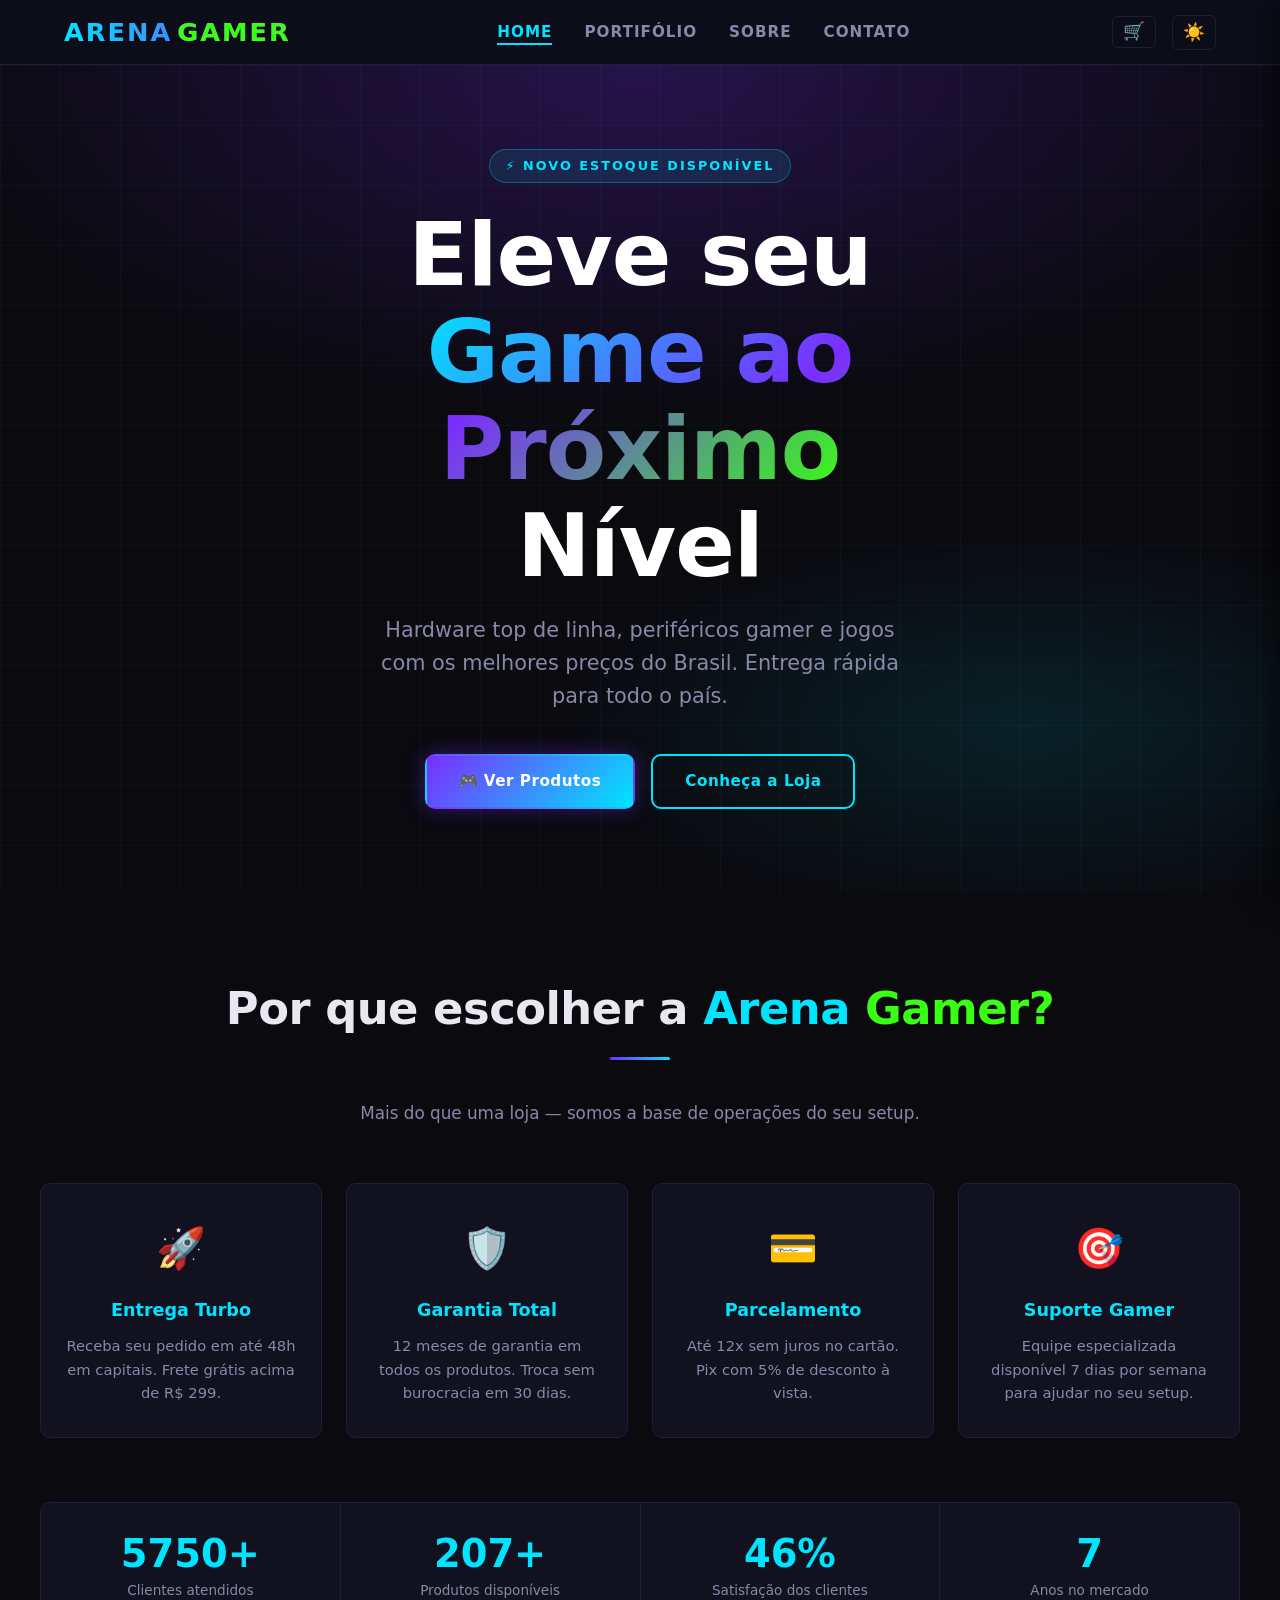
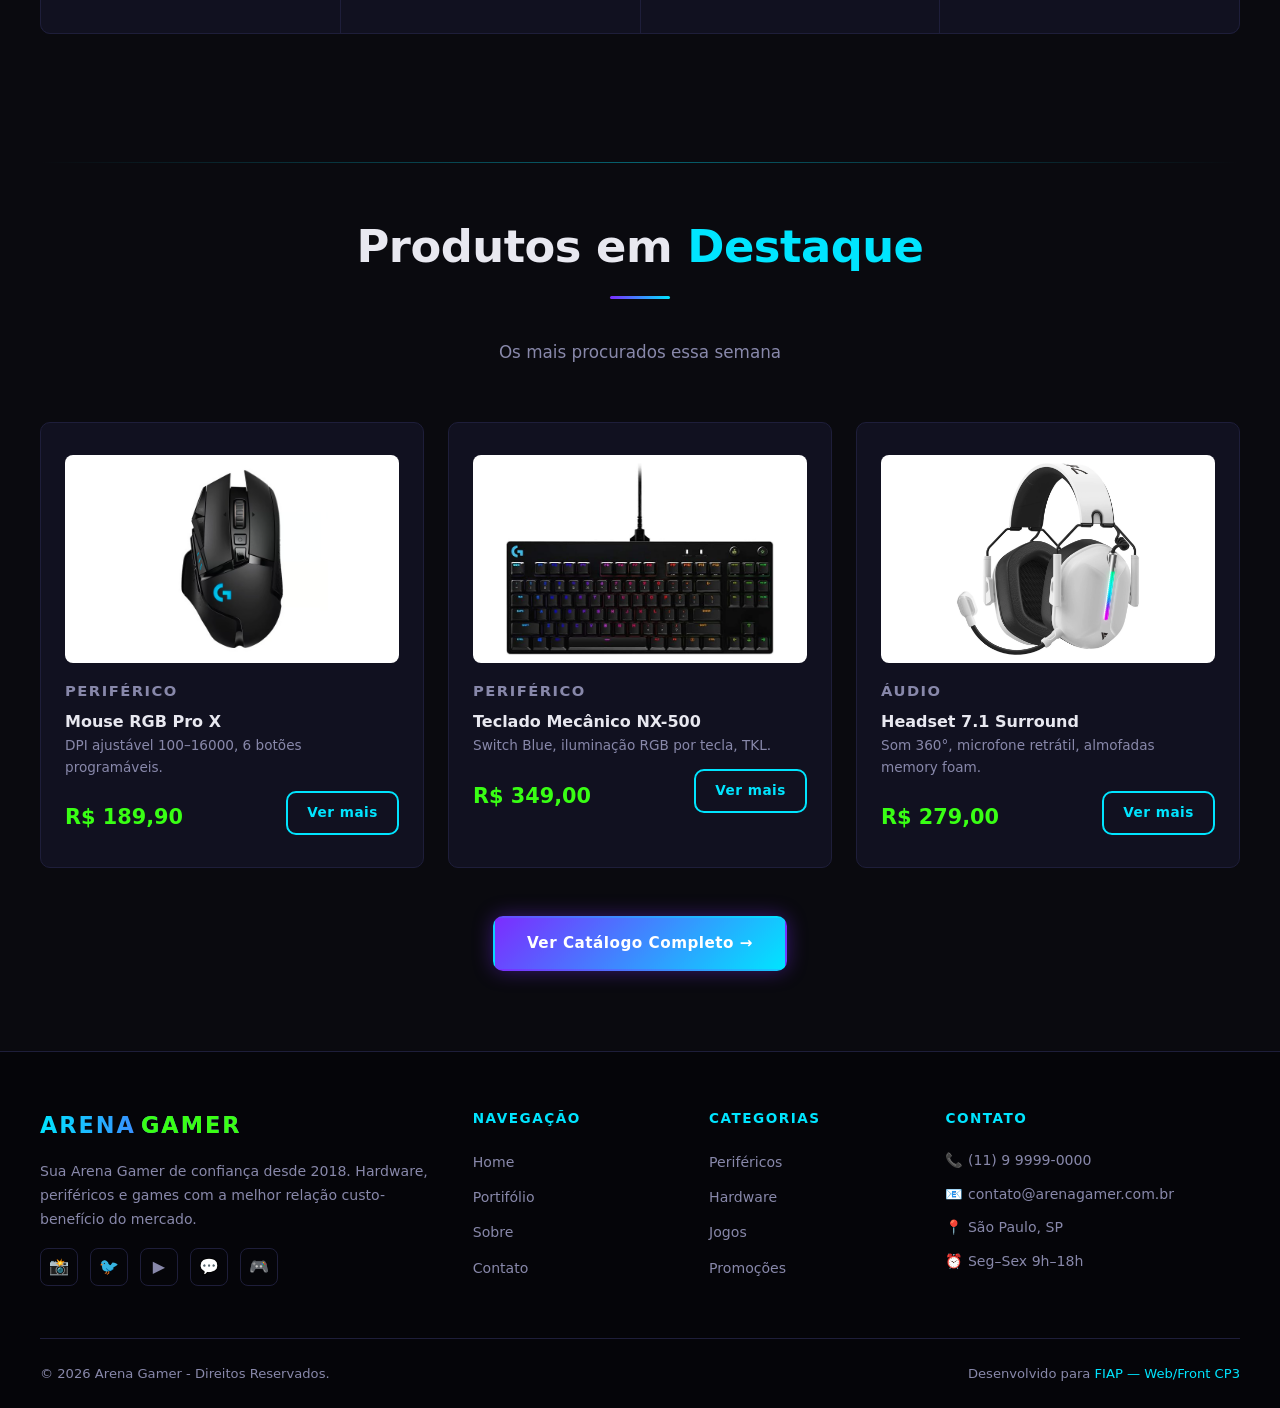
<file: index.html>
<!DOCTYPE html>
<html lang="pt-BR">
<head>
  <meta charset="UTF-8" />
  <meta name="viewport" content="width=device-width, initial-scale=1.0" />
  <meta name="description" content="Arena Gamer — Hardware, periféricos e jogos com os melhores preços do Brasil." />
  <title>Arena Gamer | Home</title>
  <link rel="stylesheet" href="src/css/estilo.css">
</head>
<body>

  <!-- ══════════════════════════════════════
       HEADER / NAV
  ══════════════════════════════════════ -->
  <header>
    <div class="nav-container">

      <a href="index.html" class="logo">Arena<span>Gamer</span></a>

      <nav aria-label="Menu principal">
        <ul class="nav-links">
          <li><a href="index.html">Home</a></li>
          <li><a href="pages/portifolio.html">Portifólio</a></li>
          <li><a href="pages/sobre.html">Sobre</a></li>
          <li><a href="pages/contato.html">Contato</a></li>
        </ul>
      </nav>

      <div class="nav-controls">
        <button class="cart-btn" aria-label="Carrinho de compras" title="Ver carrinho">
          🛒
          <span class="cart-count hidden" aria-live="polite">0</span>
        </button>
        <button class="theme-toggle" aria-label="Alternar tema">☀️</button>
        <button class="hamburger" aria-label="Abrir menu" aria-expanded="false">
          <span></span><span></span><span></span>
        </button>
      </div>

    </div>
  </header>

  <main>

    <!-- ══════════════════════════════════════
         HERO
    ══════════════════════════════════════ -->
    <section class="hero" aria-label="Destaque principal">
      <div class="hero-content">
        <div class="hero-badge">⚡ Novo estoque disponível</div>

        <h1>
          Eleve seu<br/>
          <span class="highlight">Game ao Próximo</span><br/>
          Nível
        </h1>

        <p>
          Hardware top de linha, periféricos gamer e jogos com os melhores
          preços do Brasil. Entrega rápida para todo o país.
        </p>

        <div class="hero-buttons">
          <a href="pages/portifolio.html" class="btn btn-primary">🎮 Ver Produtos</a>
          <a href="pages/sobre.html"      class="btn btn-outline">Conheça a Loja</a>
        </div>
      </div>
    </section>

    <!-- ══════════════════════════════════════
         APRESENTAÇÃO — Features
    ══════════════════════════════════════ -->
    <section aria-labelledby="features-title">
      <div class="section-inner">

        <h2 class="section-title" id="features-title">
          Por que escolher a <span class="accent">Arena</span> <span class="accent-green">Gamer?</span>
        </h2>
        <div class="divider"></div>
        <p class="section-sub">
          Mais do que uma loja — somos a base de operações do seu setup.
        </p>

        <div class="features-grid">

          <article class="feature-card reveal">
            <span class="feature-icon">🚀</span>
            <h3>Entrega Turbo</h3>
            <p>Receba seu pedido em até 48h em capitais. Frete grátis acima de R$&nbsp;299.</p>
          </article>

          <article class="feature-card reveal reveal-delay-1">
            <span class="feature-icon">🛡️</span>
            <h3>Garantia Total</h3>
            <p>12 meses de garantia em todos os produtos. Troca sem burocracia em 30 dias.</p>
          </article>

          <article class="feature-card reveal reveal-delay-2">
            <span class="feature-icon">💳</span>
            <h3>Parcelamento</h3>
            <p>Até 12x sem juros no cartão. Pix com 5% de desconto à vista.</p>
          </article>

          <article class="feature-card reveal reveal-delay-3">
            <span class="feature-icon">🎯</span>
            <h3>Suporte Gamer</h3>
            <p>Equipe especializada disponível 7 dias por semana para ajudar no seu setup.</p>
          </article>

        </div>

        <!-- Stats bar -->
        <div class="stats-bar reveal">
          <div class="stat-item">
            <span class="stat-number" data-count="15000" data-suffix="+">0</span>
            <p class="stat-label">Clientes atendidos</p>
          </div>
          <div class="stat-item">
            <span class="stat-number" data-count="500" data-suffix="+">0</span>
            <p class="stat-label">Produtos disponíveis</p>
          </div>
          <div class="stat-item">
            <span class="stat-number" data-count="98" data-suffix="%">0</span>
            <p class="stat-label">Satisfação dos clientes</p>
          </div>
          <div class="stat-item">
            <span class="stat-number" data-count="7">0</span>
            <p class="stat-label">Anos no mercado</p>
          </div>
        </div>

      </div>
    </section>

    <!-- ══════════════════════════════════════
         DESTAQUES RÁPIDOS
    ══════════════════════════════════════ -->
    <section aria-labelledby="destaques-title" class="section-no-pt">
      <div class="section-inner">

        <hr class="neon-line" />

        <h2 class="section-title" id="destaques-title">
          Produtos em <span class="accent">Destaque</span>
        </h2>
        <div class="divider"></div>
        <p class="section-sub">Os mais procurados essa semana</p>

        <div class="features-grid">

          <article class="feature-card card-left reveal">
            <img src="src/assets/Mouse RGB Pro X.avif" alt="Mouse RGB Pro X" class="product-img" loading="lazy" />
            <p class="product-category">Periférico</p>
            <h3 class="product-name-sm">Mouse RGB Pro X</h3>
            <p class="product-desc-sm">DPI ajustável 100–16000, 6 botões programáveis.</p>
            <div class="product-footer">
              <span class="product-price">R$&nbsp;189,90</span>
              <a href="pages/portifolio.html" class="btn btn-outline btn-sm">Ver mais</a>
            </div>
          </article>

          <article class="feature-card card-left reveal reveal-delay-1">
            <img src="src/assets/Teclado Mecânico NX-500.jpg" alt="Teclado Mecânico NX-500" class="product-img" loading="lazy" />
            <p class="product-category">Periférico</p>
            <h3 class="product-name-sm">Teclado Mecânico NX-500</h3>
            <p class="product-desc-sm">Switch Blue, iluminação RGB por tecla, TKL.</p>
            <div class="product-footer">
              <span class="product-price">R$&nbsp;349,00</span>
              <a href="pages/portifolio.html" class="btn btn-outline btn-sm">Ver mais</a>
            </div>
          </article>

          <article class="feature-card card-left reveal reveal-delay-2">
            <img src="src/assets/Headset 7.1 Surround.webp" alt="Headset 7.1 Surround" class="product-img" loading="lazy" />
            <p class="product-category">Áudio</p>
            <h3 class="product-name-sm">Headset 7.1 Surround</h3>
            <p class="product-desc-sm">Som 360°, microfone retrátil, almofadas memory foam.</p>
            <div class="product-footer">
              <span class="product-price">R$&nbsp;279,00</span>
              <a href="pages/portifolio.html" class="btn btn-outline btn-sm">Ver mais</a>
            </div>
          </article>

        </div>

        <div class="text-center mt-3">
          <a href="pages/portifolio.html" class="btn btn-primary">Ver Catálogo Completo →</a>
        </div>

      </div>
    </section>

  </main>

  <!-- ══════════════════════════════════════
       FOOTER
  ══════════════════════════════════════ -->
  <footer>
    <div class="footer-inner">

      <div class="footer-grid">

        <div class="footer-brand">
          <a href="index.html" class="logo">Arena<span>Gamer</span></a>
          <p>
            Sua Arena Gamer de confiança desde 2018. Hardware, periféricos
            e games com a melhor relação custo-benefício do mercado.
          </p>
          <div class="social-links" aria-label="Redes sociais">
            <a href="#" class="social-link" aria-label="Instagram" title="Instagram">📸</a>
            <a href="#" class="social-link" aria-label="Twitter/X" title="Twitter">🐦</a>
            <a href="#" class="social-link" aria-label="YouTube"   title="YouTube">▶️</a>
            <a href="#" class="social-link" aria-label="Discord"   title="Discord">💬</a>
            <a href="#" class="social-link" aria-label="Twitch"    title="Twitch">🎮</a>
          </div>
        </div>

        <div class="footer-col">
          <h4>Navegação</h4>
          <ul>
            <li><a href="index.html">Home</a></li>
            <li><a href="pages/portifolio.html">Portifólio</a></li>
            <li><a href="pages/sobre.html">Sobre</a></li>
            <li><a href="pages/contato.html">Contato</a></li>
          </ul>
        </div>

        <div class="footer-col">
          <h4>Categorias</h4>
          <ul>
            <li><a href="pages/portifolio.html">Periféricos</a></li>
            <li><a href="pages/portifolio.html">Hardware</a></li>
            <li><a href="pages/portifolio.html">Jogos</a></li>
            <li><a href="pages/portifolio.html">Promoções</a></li>
          </ul>
        </div>

        <div class="footer-col">
          <h4>Contato</h4>
          <div class="footer-contact-item">📞 (11) 9 9999-0000</div>
          <div class="footer-contact-item">📧 contato@arenagamer.com.br</div>
          <div class="footer-contact-item">📍 São Paulo, SP</div>
          <div class="footer-contact-item">⏰ Seg–Sex 9h–18h</div>
        </div>

      </div>

      <div class="footer-bottom">
        <p>&copy; 2026 Arena Gamer - Direitos Reservados.</p>
        <p>Desenvolvido para <a href="#">FIAP — Web/Front CP3</a></p>
      </div>

    </div>
  </footer>

  <!-- ══════════════════════════════════════
       CARRINHO — Drawer lateral
  ══════════════════════════════════════ -->
  <div class="cart-overlay" hidden></div>
  <aside class="cart-drawer" aria-label="Carrinho de compras" aria-hidden="true" hidden>
    <header class="cart-drawer-header">
      <h2>Seu carrinho</h2>
      <button class="cart-close" aria-label="Fechar carrinho">✕</button>
    </header>
    <ul class="cart-items" aria-live="polite"></ul>
    <p class="cart-empty">Seu carrinho está vazio.</p>
    <footer class="cart-drawer-footer">
      <div class="cart-total">
        <span>Total:</span>
        <strong class="cart-total-value">R$ 0,00</strong>
      </div>
      <button class="btn btn-primary cart-checkout" disabled>Finalizar compra</button>
    </footer>
  </aside>

  <script src="src/js/script.js"></script>
</body>
</html>
</file>
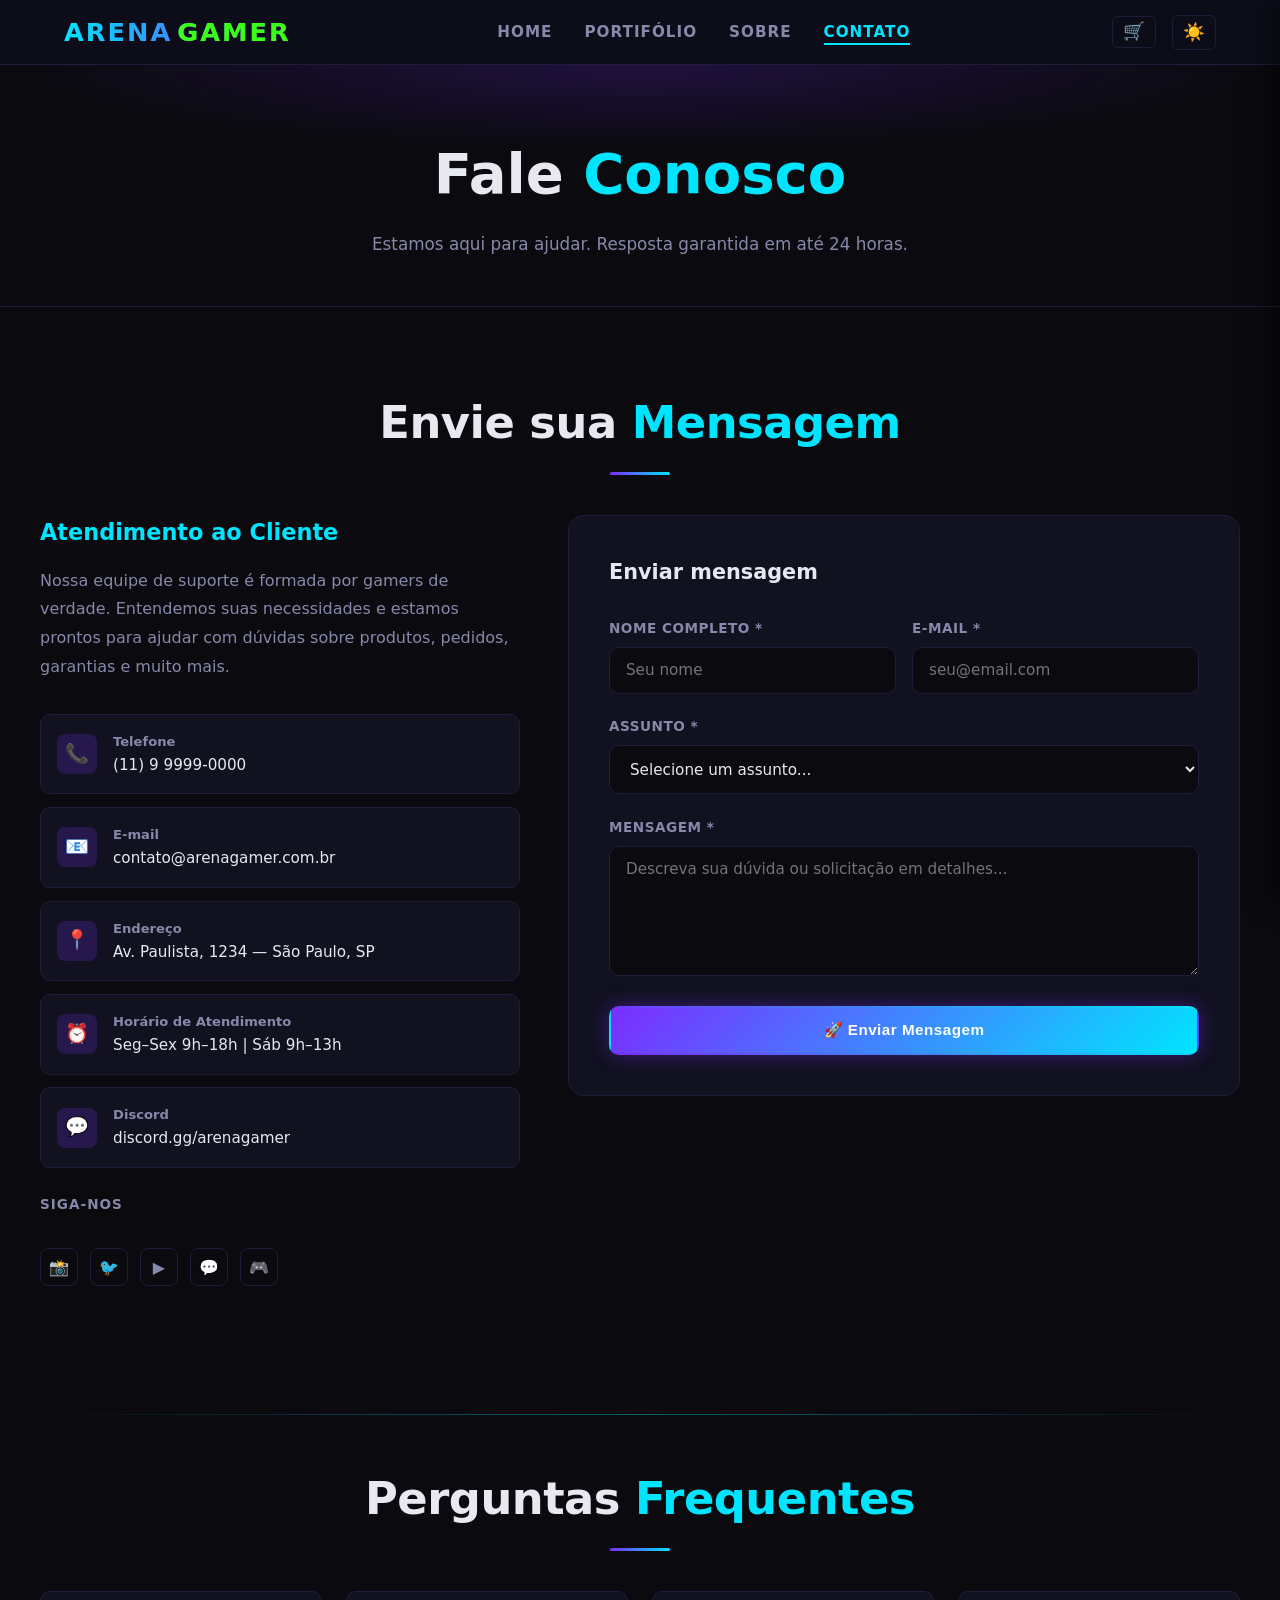
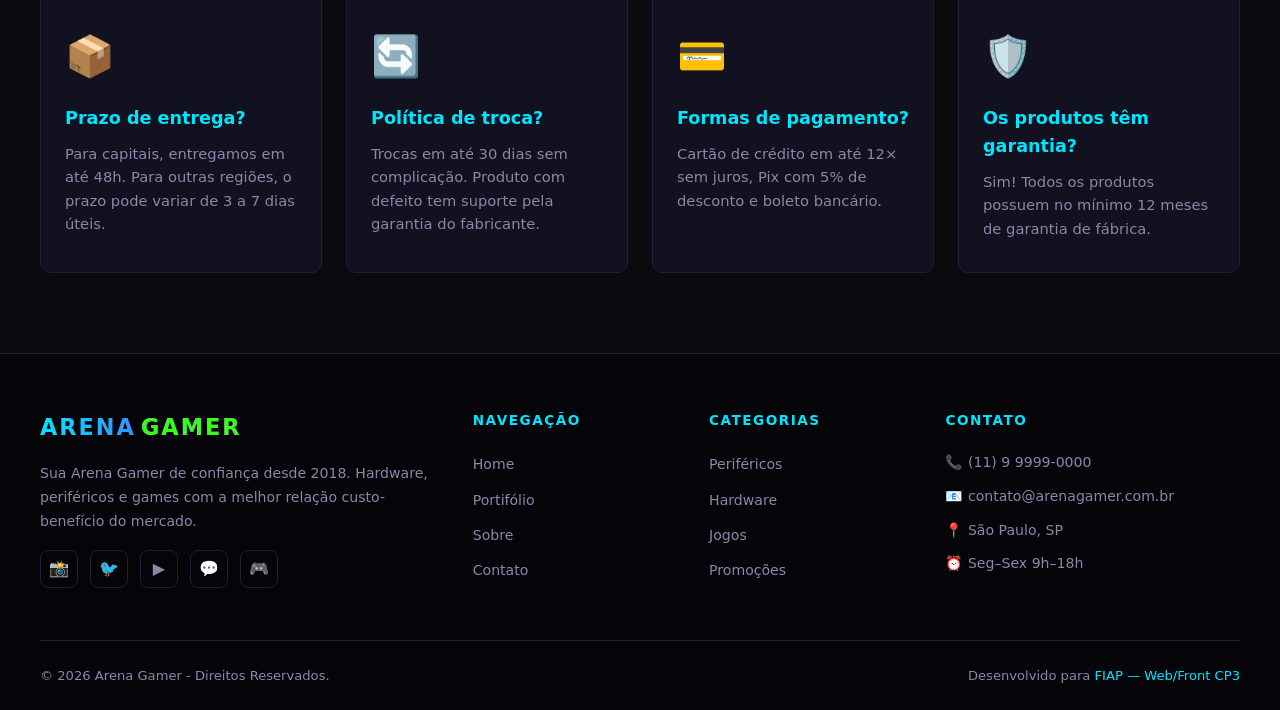
<file: pages/contato.html>
<!DOCTYPE html>
<html lang="pt-BR">
<head>
  <meta charset="UTF-8" />
  <meta name="viewport" content="width=device-width, initial-scale=1.0" />
  <meta name="description" content="Entre em contato com a Arena Gamer. Atendimento rápido por formulário, email ou telefone." />
  <title>Contato | Arena Gamer</title>
  <link rel="stylesheet" href="../src/css/estilo.css">
</head>
<body>

  <!-- ══════════════════════════════════════
       HEADER / NAV
  ══════════════════════════════════════ -->
  <header>
    <div class="nav-container">

      <a href="../index.html" class="logo">Arena<span>Gamer</span></a>

      <nav aria-label="Menu principal">
        <ul class="nav-links">
          <li><a href="../index.html">Home</a></li>
          <li><a href="portifolio.html">Portifólio</a></li>
          <li><a href="sobre.html">Sobre</a></li>
          <li><a href="contato.html">Contato</a></li>
        </ul>
      </nav>

      <div class="nav-controls">
        <button class="cart-btn" aria-label="Carrinho de compras" title="Ver carrinho">
          🛒
          <span class="cart-count hidden" aria-live="polite">0</span>
        </button>
        <button class="theme-toggle" aria-label="Alternar tema">☀️</button>
        <button class="hamburger" aria-label="Abrir menu" aria-expanded="false">
          <span></span><span></span><span></span>
        </button>
      </div>

    </div>
  </header>

  <main>

    <!-- Page Hero -->
    <div class="page-hero">
      <h1>Fale <span class="text-cyan">Conosco</span></h1>
      <p>Estamos aqui para ajudar. Resposta garantida em até 24 horas.</p>
    </div>

    <!-- ══════════════════════════════════════
         CONTATO PRINCIPAL
    ══════════════════════════════════════ -->
    <section aria-labelledby="contato-title">
      <div class="section-inner">

        <h2 class="section-title" id="contato-title">
          Envie sua <span class="accent">Mensagem</span>
        </h2>
        <div class="divider"></div>

        <div class="contato-wrapper">

          <!-- Informações de contato -->
          <aside class="contato-info reveal">
            <h3>Atendimento ao Cliente</h3>
            <p>
              Nossa equipe de suporte é formada por gamers de verdade.
              Entendemos suas necessidades e estamos prontos para ajudar
              com dúvidas sobre produtos, pedidos, garantias e muito mais.
            </p>

            <div class="contact-item">
              <div class="contact-icon">📞</div>
              <div>
                <strong>Telefone</strong>
                <span>(11) 9 9999-0000</span>
              </div>
            </div>

            <div class="contact-item">
              <div class="contact-icon">📧</div>
              <div>
                <strong>E-mail</strong>
                <span>contato@arenagamer.com.br</span>
              </div>
            </div>

            <div class="contact-item">
              <div class="contact-icon">📍</div>
              <div>
                <strong>Endereço</strong>
                <span>Av. Paulista, 1234 — São Paulo, SP</span>
              </div>
            </div>

            <div class="contact-item">
              <div class="contact-icon">⏰</div>
              <div>
                <strong>Horário de Atendimento</strong>
                <span>Seg–Sex 9h–18h | Sáb 9h–13h</span>
              </div>
            </div>

            <div class="contact-item">
              <div class="contact-icon">💬</div>
              <div>
                <strong>Discord</strong>
                <span>discord.gg/arenagamer</span>
              </div>
            </div>

            <!-- Redes sociais -->
            <div class="social-block">
              <p class="social-block-label">Siga-nos</p>
              <div class="social-links">
                <a href="#" class="social-link" aria-label="Instagram" title="Instagram">📸</a>
                <a href="#" class="social-link" aria-label="Twitter"   title="Twitter">🐦</a>
                <a href="#" class="social-link" aria-label="YouTube"   title="YouTube">▶️</a>
                <a href="#" class="social-link" aria-label="Discord"   title="Discord">💬</a>
                <a href="#" class="social-link" aria-label="Twitch"    title="Twitch">🎮</a>
              </div>
            </div>
          </aside>

          <!-- Formulário -->
          <div class="reveal reveal-delay-2">
            <div class="form-card">
              <h3>Enviar mensagem</h3>

              <form id="contact-form" novalidate>

                <div class="form-row">
                  <div class="form-group">
                    <label for="contact-name">Nome completo *</label>
                    <input
                      type="text"
                      id="contact-name"
                      name="nome"
                      placeholder="Seu nome"
                      autocomplete="name"
                    />
                    <p class="field-error" id="err-name" role="alert"></p>
                  </div>

                  <div class="form-group">
                    <label for="contact-email">E-mail *</label>
                    <input
                      type="email"
                      id="contact-email"
                      name="email"
                      placeholder="seu@email.com"
                      autocomplete="email"
                    />
                    <p class="field-error" id="err-email" role="alert"></p>
                  </div>
                </div>

                <div class="form-group">
                  <label for="contact-subject">Assunto *</label>
                  <select id="contact-subject" name="assunto">
                    <option value="">Selecione um assunto...</option>
                    <option value="pedido">Dúvida sobre pedido</option>
                    <option value="produto">Informação sobre produto</option>
                    <option value="garantia">Garantia / Troca</option>
                    <option value="suporte">Suporte técnico</option>
                    <option value="parceria">Parceria comercial</option>
                    <option value="outro">Outro</option>
                  </select>
                  <p class="field-error" id="err-subject" role="alert"></p>
                </div>

                <div class="form-group">
                  <label for="contact-msg">Mensagem *</label>
                  <textarea
                    id="contact-msg"
                    name="mensagem"
                    placeholder="Descreva sua dúvida ou solicitação em detalhes..."
                    rows="5"
                  ></textarea>
                  <p class="field-error" id="err-msg" role="alert"></p>
                </div>

                <button type="submit" class="btn btn-primary btn-block">
                  🚀 Enviar Mensagem
                </button>

              </form>

              <!-- Mensagem de sucesso (oculta por padrão) -->
              <div id="form-success" class="success-message" role="alert" aria-live="polite">
                ✅ Mensagem enviada com sucesso! Nossa equipe entrará em contato em até 24 horas.
              </div>

            </div>
          </div>

        </div>

      </div>
    </section>

    <!-- ══════════════════════════════════════
         FAQ rápido
    ══════════════════════════════════════ -->
    <section aria-labelledby="faq-title" class="section-no-pt">
      <div class="section-inner">

        <hr class="neon-line" />

        <h2 class="section-title" id="faq-title">
          Perguntas <span class="accent">Frequentes</span>
        </h2>
        <div class="divider"></div>

        <div class="features-grid no-mt">

          <article class="feature-card card-left reveal">
            <span class="feature-icon">📦</span>
            <h3>Prazo de entrega?</h3>
            <p>Para capitais, entregamos em até 48h. Para outras regiões, o prazo pode variar de 3 a 7 dias úteis.</p>
          </article>

          <article class="feature-card card-left reveal reveal-delay-1">
            <span class="feature-icon">🔄</span>
            <h3>Política de troca?</h3>
            <p>Trocas em até 30 dias sem complicação. Produto com defeito tem suporte pela garantia do fabricante.</p>
          </article>

          <article class="feature-card card-left reveal reveal-delay-2">
            <span class="feature-icon">💳</span>
            <h3>Formas de pagamento?</h3>
            <p>Cartão de crédito em até 12× sem juros, Pix com 5% de desconto e boleto bancário.</p>
          </article>

          <article class="feature-card card-left reveal reveal-delay-3">
            <span class="feature-icon">🛡️</span>
            <h3>Os produtos têm garantia?</h3>
            <p>Sim! Todos os produtos possuem no mínimo 12 meses de garantia de fábrica.</p>
          </article>

        </div>

      </div>
    </section>

  </main>

  <!-- ══════════════════════════════════════
       FOOTER
  ══════════════════════════════════════ -->
  <footer>
    <div class="footer-inner">

      <div class="footer-grid">

        <div class="footer-brand">
          <a href="../index.html" class="logo">Arena<span>Gamer</span></a>
          <p>Sua Arena Gamer de confiança desde 2018. Hardware, periféricos e games com a melhor relação custo-benefício do mercado.</p>
          <div class="social-links" aria-label="Redes sociais">
            <a href="#" class="social-link" aria-label="Instagram">📸</a>
            <a href="#" class="social-link" aria-label="Twitter">🐦</a>
            <a href="#" class="social-link" aria-label="YouTube">▶️</a>
            <a href="#" class="social-link" aria-label="Discord">💬</a>
            <a href="#" class="social-link" aria-label="Twitch">🎮</a>
          </div>
        </div>

        <div class="footer-col">
          <h4>Navegação</h4>
          <ul>
            <li><a href="../index.html">Home</a></li>
            <li><a href="portifolio.html">Portifólio</a></li>
            <li><a href="sobre.html">Sobre</a></li>
            <li><a href="contato.html">Contato</a></li>
          </ul>
        </div>

        <div class="footer-col">
          <h4>Categorias</h4>
          <ul>
            <li><a href="portifolio.html">Periféricos</a></li>
            <li><a href="portifolio.html">Hardware</a></li>
            <li><a href="portifolio.html">Jogos</a></li>
            <li><a href="portifolio.html">Promoções</a></li>
          </ul>
        </div>

        <div class="footer-col">
          <h4>Contato</h4>
          <div class="footer-contact-item">📞 (11) 9 9999-0000</div>
          <div class="footer-contact-item">📧 contato@arenagamer.com.br</div>
          <div class="footer-contact-item">📍 São Paulo, SP</div>
          <div class="footer-contact-item">⏰ Seg–Sex 9h–18h</div>
        </div>

      </div>

      <div class="footer-bottom">
        <p>&copy; 2026 Arena Gamer - Direitos Reservados.</p>
        <p>Desenvolvido para <a href="#">FIAP — Web/Front CP3</a></p>
      </div>

    </div>
  </footer>

  <!-- ══════════════════════════════════════
       CARRINHO — Drawer lateral
  ══════════════════════════════════════ -->
  <div class="cart-overlay" hidden></div>
  <aside class="cart-drawer" aria-label="Carrinho de compras" aria-hidden="true" hidden>
    <header class="cart-drawer-header">
      <h2>Seu carrinho</h2>
      <button class="cart-close" aria-label="Fechar carrinho">✕</button>
    </header>
    <ul class="cart-items" aria-live="polite"></ul>
    <p class="cart-empty">Seu carrinho está vazio.</p>
    <footer class="cart-drawer-footer">
      <div class="cart-total">
        <span>Total:</span>
        <strong class="cart-total-value">R$ 0,00</strong>
      </div>
      <button class="btn btn-primary cart-checkout" disabled>Finalizar compra</button>
    </footer>
  </aside>

  <script src="../src/js/script.js"></script>
</body>
</html>
</file>
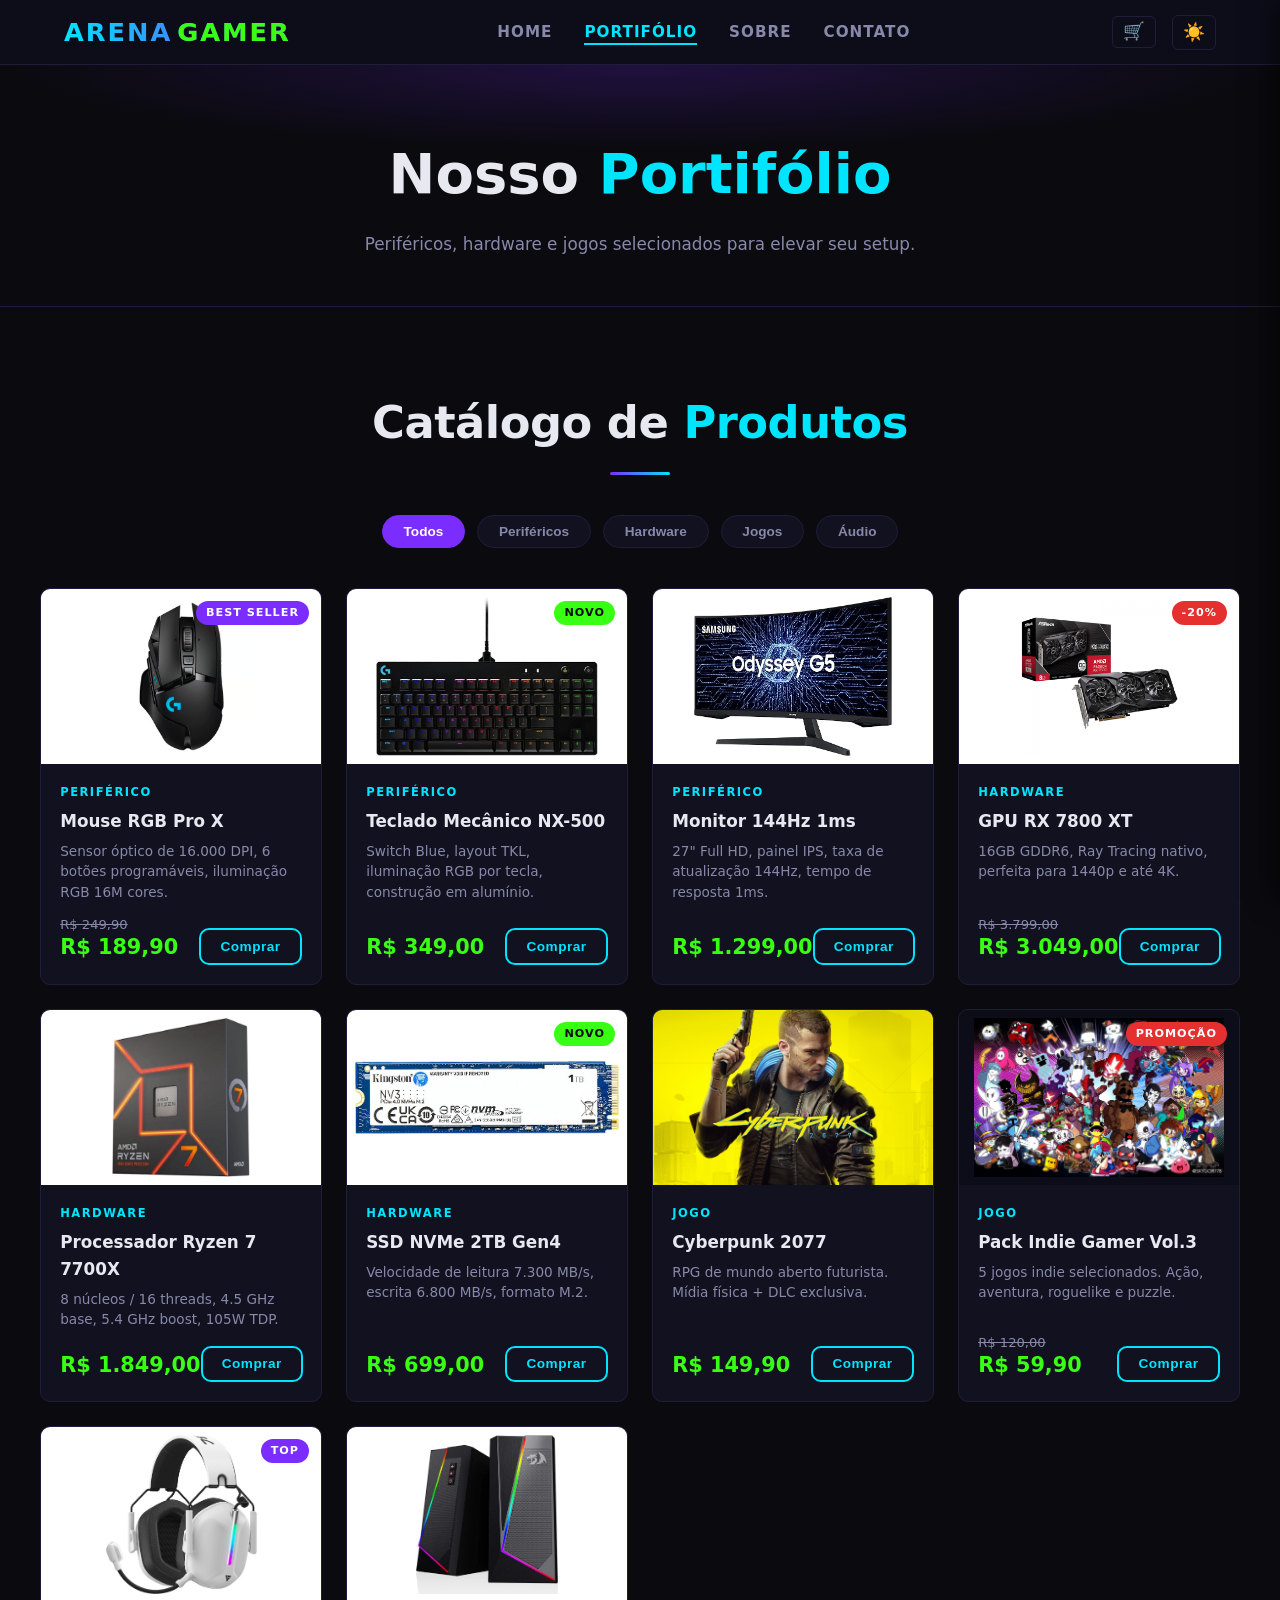
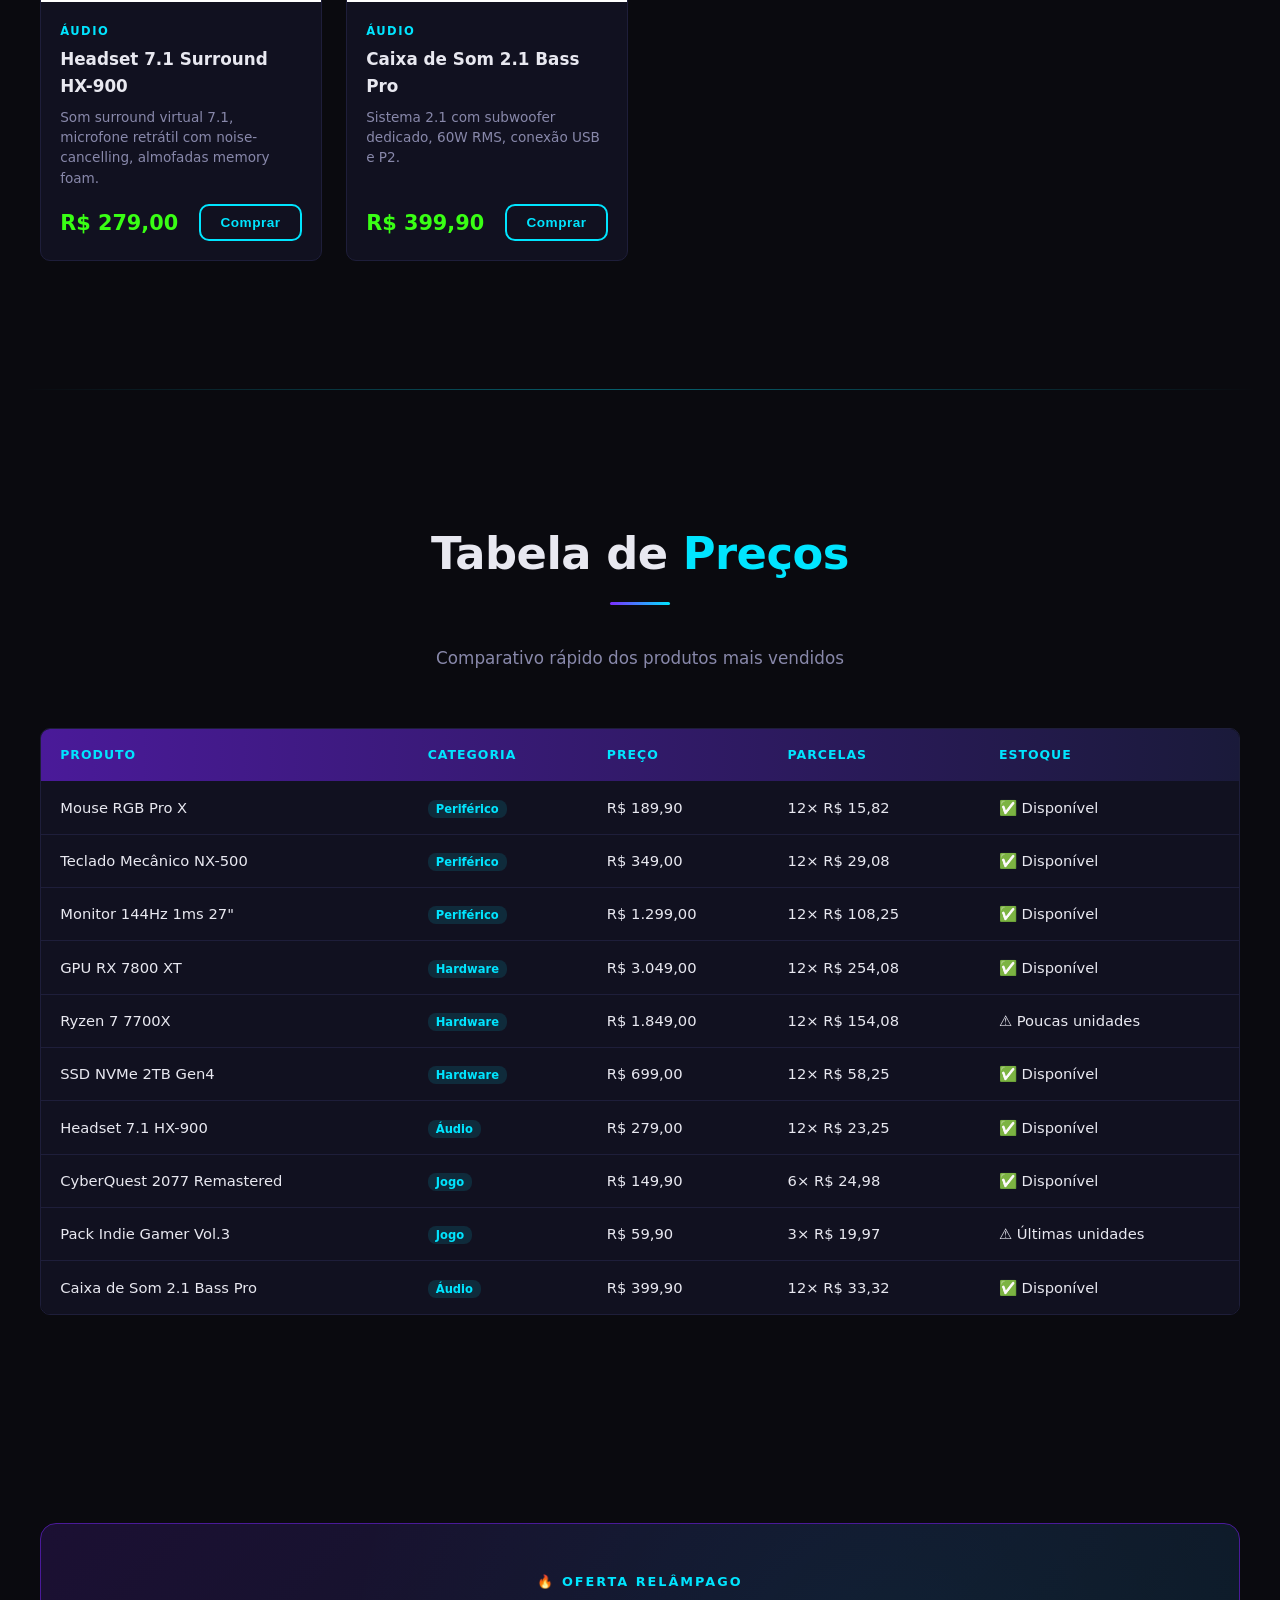
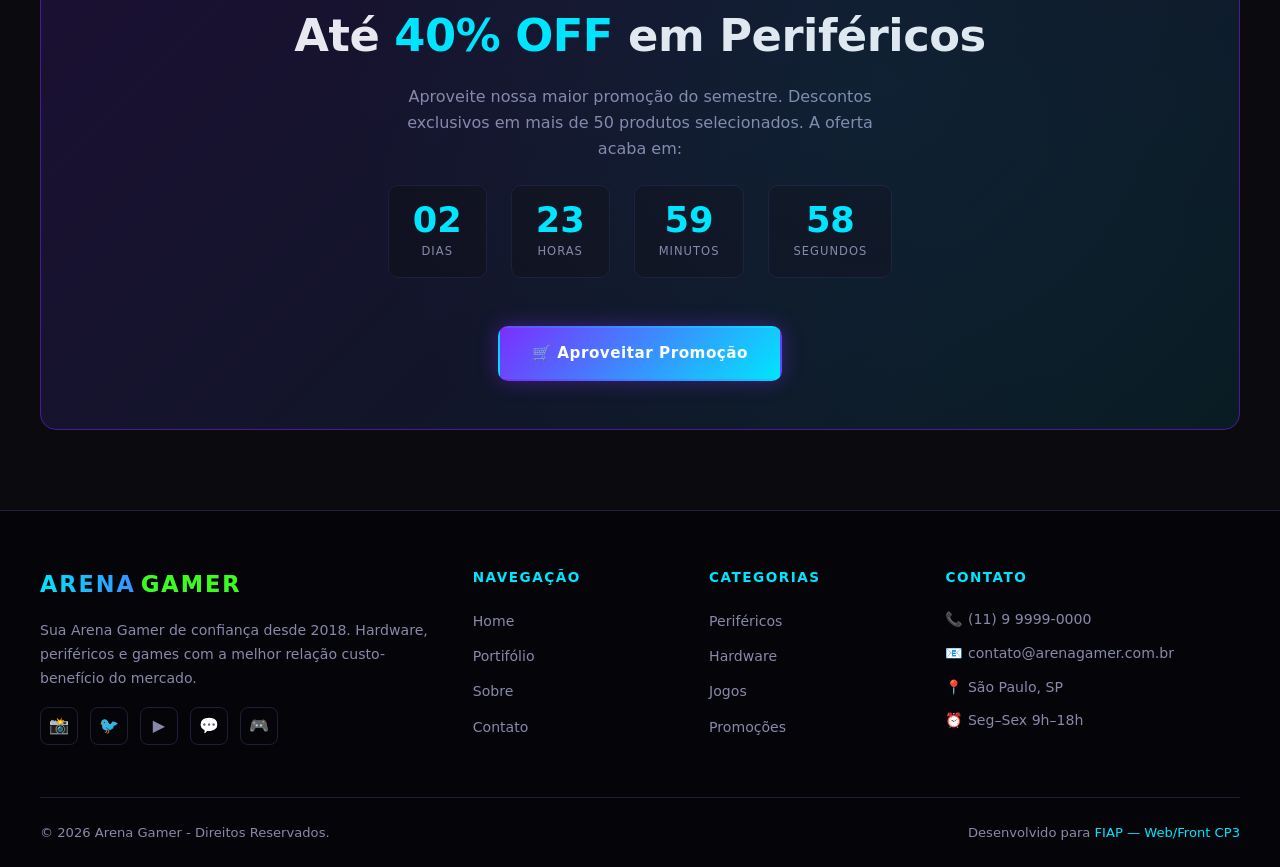
<file: pages/portifolio.html>
<!DOCTYPE html>
<html lang="pt-BR">
<head>
  <meta charset="UTF-8" />
  <meta name="viewport" content="width=device-width, initial-scale=1.0" />
  <meta name="description" content="Portifólio de produtos da Arena Gamer — periféricos, hardware e jogos." />
  <title>Portifólio | Arena Gamer</title>
  <link rel="stylesheet" href="../src/css/estilo.css">
</head>
<body>

  <!-- ══════════════════════════════════════
       HEADER / NAV
  ══════════════════════════════════════ -->
  <header>
    <div class="nav-container">

      <a href="../index.html" class="logo">Arena<span>Gamer</span></a>

      <nav aria-label="Menu principal">
        <ul class="nav-links">
          <li><a href="../index.html">Home</a></li>
          <li><a href="portifolio.html">Portifólio</a></li>
          <li><a href="sobre.html">Sobre</a></li>
          <li><a href="contato.html">Contato</a></li>
        </ul>
      </nav>

      <div class="nav-controls">
        <button class="cart-btn" aria-label="Carrinho de compras" title="Ver carrinho">
          🛒
          <span class="cart-count hidden" aria-live="polite">0</span>
        </button>
        <button class="theme-toggle" aria-label="Alternar tema">☀️</button>
        <button class="hamburger" aria-label="Abrir menu" aria-expanded="false">
          <span></span><span></span><span></span>
        </button>
      </div>

    </div>
  </header>

  <main>

    <!-- Page Hero -->
    <div class="page-hero">
      <h1>Nosso <span class="text-cyan">Portifólio</span></h1>
      <p>Periféricos, hardware e jogos selecionados para elevar seu setup.</p>
    </div>

    <!-- ══════════════════════════════════════
         PRODUTOS — Cards com filtro
    ══════════════════════════════════════ -->
    <section aria-labelledby="produtos-title">
      <div class="section-inner">

        <h2 class="section-title" id="produtos-title">
          Catálogo de <span class="accent">Produtos</span>
        </h2>
        <div class="divider"></div>

        <!-- Filtros -->
        <div class="filter-bar" role="group" aria-label="Filtrar por categoria">
          <button class="filter-btn active" data-filter="all">Todos</button>
          <button class="filter-btn" data-filter="periferico">Periféricos</button>
          <button class="filter-btn" data-filter="hardware">Hardware</button>
          <button class="filter-btn" data-filter="jogo">Jogos</button>
          <button class="filter-btn" data-filter="audio">Áudio</button>
        </div>

        <!-- Grid de produtos -->
        <div class="products-grid">

          <!-- Periféricos -->
          <article class="product-card reveal" data-category="periferico">
            <div class="product-badge">Best Seller</div>
            <img src="../src/assets/Mouse RGB Pro X.avif" alt="Mouse RGB Pro X" class="product-img" loading="lazy" />
            <div class="product-info">
              <p class="product-category">Periférico</p>
              <h3 class="product-name">Mouse RGB Pro X</h3>
              <p class="product-desc">Sensor óptico de 16.000 DPI, 6 botões programáveis, iluminação RGB 16M cores.</p>
              <div class="product-footer">
                <div>
                  <span class="product-price-old">R$&nbsp;249,90</span>
                  <span class="product-price">R$&nbsp;189,90</span>
                </div>
                <button class="btn btn-outline btn-sm btn-buy" data-icon="🖱️">Comprar</button>
              </div>
            </div>
          </article>

          <article class="product-card reveal reveal-delay-1" data-category="periferico">
            <div class="product-badge new">Novo</div>
            <img src="../src/assets/Teclado Mecânico NX-500.jpg" alt="Teclado Mecânico NX-500" class="product-img" loading="lazy" />
            <div class="product-info">
              <p class="product-category">Periférico</p>
              <h3 class="product-name">Teclado Mecânico NX-500</h3>
              <p class="product-desc">Switch Blue, layout TKL, iluminação RGB por tecla, construção em alumínio.</p>
              <div class="product-footer">
                <span class="product-price">R$&nbsp;349,00</span>
                <button class="btn btn-outline btn-sm btn-buy" data-icon="⌨️">Comprar</button>
              </div>
            </div>
          </article>

          <article class="product-card reveal reveal-delay-2" data-category="periferico">
            <img src="../src/assets/Monitor 144Hz 1ms.jpg" alt="Monitor 144Hz 1ms" class="product-img" loading="lazy" />
            <div class="product-info">
              <p class="product-category">Periférico</p>
              <h3 class="product-name">Monitor 144Hz 1ms</h3>
              <p class="product-desc">27" Full HD, painel IPS, taxa de atualização 144Hz, tempo de resposta 1ms.</p>
              <div class="product-footer">
                <span class="product-price">R$&nbsp;1.299,00</span>
                <button class="btn btn-outline btn-sm btn-buy" data-icon="🖥️">Comprar</button>
              </div>
            </div>
          </article>

          <!-- Hardware -->
          <article class="product-card reveal" data-category="hardware">
            <div class="product-badge sale">-20%</div>
            <img src="../src/assets/GPU RX 7800 XT.jpg" alt="GPU RX 7800 XT" class="product-img" loading="lazy" />
            <div class="product-info">
              <p class="product-category">Hardware</p>
              <h3 class="product-name">GPU RX 7800 XT</h3>
              <p class="product-desc">16GB GDDR6, Ray Tracing nativo, perfeita para 1440p e até 4K.</p>
              <div class="product-footer">
                <div>
                  <span class="product-price-old">R$&nbsp;3.799,00</span>
                  <span class="product-price">R$&nbsp;3.049,00</span>
                </div>
                <button class="btn btn-outline btn-sm btn-buy" data-icon="🎮">Comprar</button>
              </div>
            </div>
          </article>

          <article class="product-card reveal reveal-delay-1" data-category="hardware">
            <img src="../src/assets/Processador Ryzen 7 7700X.jpg" alt="Processador Ryzen 7 7700X" class="product-img" loading="lazy" />
            <div class="product-info">
              <p class="product-category">Hardware</p>
              <h3 class="product-name">Processador Ryzen 7 7700X</h3>
              <p class="product-desc">8 núcleos / 16 threads, 4.5 GHz base, 5.4 GHz boost, 105W TDP.</p>
              <div class="product-footer">
                <span class="product-price">R$&nbsp;1.849,00</span>
                <button class="btn btn-outline btn-sm btn-buy" data-icon="💻">Comprar</button>
              </div>
            </div>
          </article>

          <article class="product-card reveal reveal-delay-2" data-category="hardware">
            <div class="product-badge new">Novo</div>
            <img src="../src/assets/SSD NVMe 2TB Gen4.jpg" alt="SSD NVMe 2TB Gen4" class="product-img" loading="lazy" />
            <div class="product-info">
              <p class="product-category">Hardware</p>
              <h3 class="product-name">SSD NVMe 2TB Gen4</h3>
              <p class="product-desc">Velocidade de leitura 7.300 MB/s, escrita 6.800 MB/s, formato M.2.</p>
              <div class="product-footer">
                <span class="product-price">R$&nbsp;699,00</span>
                <button class="btn btn-outline btn-sm btn-buy" data-icon="🔧">Comprar</button>
              </div>
            </div>
          </article>

          <!-- Jogos -->
          <article class="product-card reveal" data-category="jogo">
            <img src="../src/assets/Cyberpunk_2077.jpg" alt="Cyberpunk 2077" class="product-img img-cyber" loading="lazy" />
            <div class="product-info">
              <p class="product-category">Jogo</p>
              <h3 class="product-name">Cyberpunk 2077</h3>
              <p class="product-desc">RPG de mundo aberto futurista. Mídia física + DLC exclusiva.</p>
              <div class="product-footer">
                <span class="product-price">R$&nbsp;149,90</span>
                <button class="btn btn-outline btn-sm btn-buy" data-icon="⚔️">Comprar</button>
              </div>
            </div>
          </article>

          <article class="product-card reveal reveal-delay-1" data-category="jogo">
            <div class="product-badge sale">Promoção</div>
            <img src="../src/assets/Pack Indie Gamer Vol.3.webp" alt="Pack Indie Gamer Vol.3" class="product-img img-indie" loading="lazy" />
            <div class="product-info">
              <p class="product-category">Jogo</p>
              <h3 class="product-name">Pack Indie Gamer Vol.3</h3>
              <p class="product-desc">5 jogos indie selecionados. Ação, aventura, roguelike e puzzle.</p>
              <div class="product-footer">
                <div>
                  <span class="product-price-old">R$&nbsp;120,00</span>
                  <span class="product-price">R$&nbsp;59,90</span>
                </div>
                <button class="btn btn-outline btn-sm btn-buy" data-icon="🏆">Comprar</button>
              </div>
            </div>
          </article>

          <!-- Áudio -->
          <article class="product-card reveal" data-category="audio">
            <div class="product-badge">Top</div>
            <img src="../src/assets/Headset 7.1 Surround.webp" alt="Headset 7.1 Surround HX-900" class="product-img" loading="lazy" />
            <div class="product-info">
              <p class="product-category">Áudio</p>
              <h3 class="product-name">Headset 7.1 Surround HX-900</h3>
              <p class="product-desc">Som surround virtual 7.1, microfone retrátil com noise-cancelling, almofadas memory foam.</p>
              <div class="product-footer">
                <span class="product-price">R$&nbsp;279,00</span>
                <button class="btn btn-outline btn-sm btn-buy" data-icon="🎧">Comprar</button>
              </div>
            </div>
          </article>

          <article class="product-card reveal reveal-delay-1" data-category="audio">
            <img src="../src/assets/Caixa de Som 2.1 Bass Pro.jpg" alt="Caixa de Som 2.1 Bass Pro" class="product-img" loading="lazy" />
            <div class="product-info">
              <p class="product-category">Áudio</p>
              <h3 class="product-name">Caixa de Som 2.1 Bass Pro</h3>
              <p class="product-desc">Sistema 2.1 com subwoofer dedicado, 60W RMS, conexão USB e P2.</p>
              <div class="product-footer">
                <span class="product-price">R$&nbsp;399,90</span>
                <button class="btn btn-outline btn-sm btn-buy" data-icon="🔊">Comprar</button>
              </div>
            </div>
          </article>

        </div>
      </div>
    </section>

    <hr class="neon-line-padded" />

    <!-- ══════════════════════════════════════
         TABELA DE PREÇOS
    ══════════════════════════════════════ -->
    <section aria-labelledby="tabela-title">
      <div class="section-inner">

        <h2 class="section-title" id="tabela-title">
          Tabela de <span class="accent">Preços</span>
        </h2>
        <div class="divider"></div>
        <p class="section-sub">Comparativo rápido dos produtos mais vendidos</p>

        <div class="table-wrapper reveal">
          <table>
            <thead>
              <tr>
                <th>Produto</th>
                <th>Categoria</th>
                <th>Preço</th>
                <th>Parcelas</th>
                <th>Estoque</th>
              </tr>
            </thead>
            <tbody>
              <tr>
                <td>Mouse RGB Pro X</td>
                <td><span class="tag-cat">Periférico</span></td>
                <td>R$&nbsp;189,90</td>
                <td>12× R$&nbsp;15,82</td>
                <td>✅ Disponível</td>
              </tr>
              <tr>
                <td>Teclado Mecânico NX-500</td>
                <td><span class="tag-cat">Periférico</span></td>
                <td>R$&nbsp;349,00</td>
                <td>12× R$&nbsp;29,08</td>
                <td>✅ Disponível</td>
              </tr>
              <tr>
                <td>Monitor 144Hz 1ms 27"</td>
                <td><span class="tag-cat">Periférico</span></td>
                <td>R$&nbsp;1.299,00</td>
                <td>12× R$&nbsp;108,25</td>
                <td>✅ Disponível</td>
              </tr>
              <tr>
                <td>GPU RX 7800 XT</td>
                <td><span class="tag-cat">Hardware</span></td>
                <td>R$&nbsp;3.049,00</td>
                <td>12× R$&nbsp;254,08</td>
                <td>✅ Disponível</td>
              </tr>
              <tr>
                <td>Ryzen 7 7700X</td>
                <td><span class="tag-cat">Hardware</span></td>
                <td>R$&nbsp;1.849,00</td>
                <td>12× R$&nbsp;154,08</td>
                <td>⚠️ Poucas unidades</td>
              </tr>
              <tr>
                <td>SSD NVMe 2TB Gen4</td>
                <td><span class="tag-cat">Hardware</span></td>
                <td>R$&nbsp;699,00</td>
                <td>12× R$&nbsp;58,25</td>
                <td>✅ Disponível</td>
              </tr>
              <tr>
                <td>Headset 7.1 HX-900</td>
                <td><span class="tag-cat">Áudio</span></td>
                <td>R$&nbsp;279,00</td>
                <td>12× R$&nbsp;23,25</td>
                <td>✅ Disponível</td>
              </tr>
              <tr>
                <td>CyberQuest 2077 Remastered</td>
                <td><span class="tag-cat">Jogo</span></td>
                <td>R$&nbsp;149,90</td>
                <td>6× R$&nbsp;24,98</td>
                <td>✅ Disponível</td>
              </tr>
              <tr>
                <td>Pack Indie Gamer Vol.3</td>
                <td><span class="tag-cat">Jogo</span></td>
                <td>R$&nbsp;59,90</td>
                <td>3× R$&nbsp;19,97</td>
                <td>⚠️ Últimas unidades</td>
              </tr>
              <tr>
                <td>Caixa de Som 2.1 Bass Pro</td>
                <td><span class="tag-cat">Áudio</span></td>
                <td>R$&nbsp;399,90</td>
                <td>12× R$&nbsp;33,32</td>
                <td>✅ Disponível</td>
              </tr>
            </tbody>
          </table>
        </div>

      </div>
    </section>

    <!-- ══════════════════════════════════════
         PROMOÇÕES com Countdown
    ══════════════════════════════════════ -->
    <section aria-labelledby="promo-title">
      <div class="section-inner">

        <div class="promo-section reveal">
          <p class="promo-tag">🔥 OFERTA RELÂMPAGO</p>
          <h2 class="section-title" id="promo-title">
            Até <span class="accent">40% OFF</span> em Periféricos
          </h2>
          <p class="promo-desc">
            Aproveite nossa maior promoção do semestre. Descontos exclusivos
            em mais de 50 produtos selecionados. A oferta acaba em:
          </p>

          <!-- Countdown timer -->
          <div class="promo-timer" aria-label="Tempo restante da promoção">
            <div class="timer-block">
              <span class="timer-num" id="timer-days">00</span>
              <p class="timer-label">Dias</p>
            </div>
            <div class="timer-block">
              <span class="timer-num" id="timer-hours">00</span>
              <p class="timer-label">Horas</p>
            </div>
            <div class="timer-block">
              <span class="timer-num" id="timer-mins">00</span>
              <p class="timer-label">Minutos</p>
            </div>
            <div class="timer-block">
              <span class="timer-num" id="timer-secs">00</span>
              <p class="timer-label">Segundos</p>
            </div>
          </div>

          <a href="contato.html" class="btn btn-primary promo-cta">
            🛒 Aproveitar Promoção
          </a>
        </div>

      </div>
    </section>

  </main>

  <!-- ══════════════════════════════════════
       FOOTER
  ══════════════════════════════════════ -->
  <footer>
    <div class="footer-inner">

      <div class="footer-grid">

        <div class="footer-brand">
          <a href="../index.html" class="logo">Arena<span>Gamer</span></a>
          <p>Sua Arena Gamer de confiança desde 2018. Hardware, periféricos e games com a melhor relação custo-benefício do mercado.</p>
          <div class="social-links" aria-label="Redes sociais">
            <a href="#" class="social-link" aria-label="Instagram">📸</a>
            <a href="#" class="social-link" aria-label="Twitter">🐦</a>
            <a href="#" class="social-link" aria-label="YouTube">▶️</a>
            <a href="#" class="social-link" aria-label="Discord">💬</a>
            <a href="#" class="social-link" aria-label="Twitch">🎮</a>
          </div>
        </div>

        <div class="footer-col">
          <h4>Navegação</h4>
          <ul>
            <li><a href="../index.html">Home</a></li>
            <li><a href="portifolio.html">Portifólio</a></li>
            <li><a href="sobre.html">Sobre</a></li>
            <li><a href="contato.html">Contato</a></li>
          </ul>
        </div>

        <div class="footer-col">
          <h4>Categorias</h4>
          <ul>
            <li><a href="portifolio.html">Periféricos</a></li>
            <li><a href="portifolio.html">Hardware</a></li>
            <li><a href="portifolio.html">Jogos</a></li>
            <li><a href="portifolio.html">Promoções</a></li>
          </ul>
        </div>

        <div class="footer-col">
          <h4>Contato</h4>
          <div class="footer-contact-item">📞 (11) 9 9999-0000</div>
          <div class="footer-contact-item">📧 contato@arenagamer.com.br</div>
          <div class="footer-contact-item">📍 São Paulo, SP</div>
          <div class="footer-contact-item">⏰ Seg–Sex 9h–18h</div>
        </div>

      </div>

      <div class="footer-bottom">
        <p>&copy; 2026 Arena Gamer - Direitos Reservados.</p>
        <p>Desenvolvido para <a href="#">FIAP — Web/Front CP3</a></p>
      </div>

    </div>
  </footer>

  <!-- ══════════════════════════════════════
       CARRINHO — Drawer lateral
  ══════════════════════════════════════ -->
  <div class="cart-overlay" hidden></div>
  <aside class="cart-drawer" aria-label="Carrinho de compras" aria-hidden="true" hidden>
    <header class="cart-drawer-header">
      <h2>Seu carrinho</h2>
      <button class="cart-close" aria-label="Fechar carrinho">✕</button>
    </header>
    <ul class="cart-items" aria-live="polite"></ul>
    <p class="cart-empty">Seu carrinho está vazio.</p>
    <footer class="cart-drawer-footer">
      <div class="cart-total">
        <span>Total:</span>
        <strong class="cart-total-value">R$ 0,00</strong>
      </div>
      <button class="btn btn-primary cart-checkout" disabled>Finalizar compra</button>
    </footer>
  </aside>

  <script src="../src/js/script.js"></script>
</body>
</html>
</file>
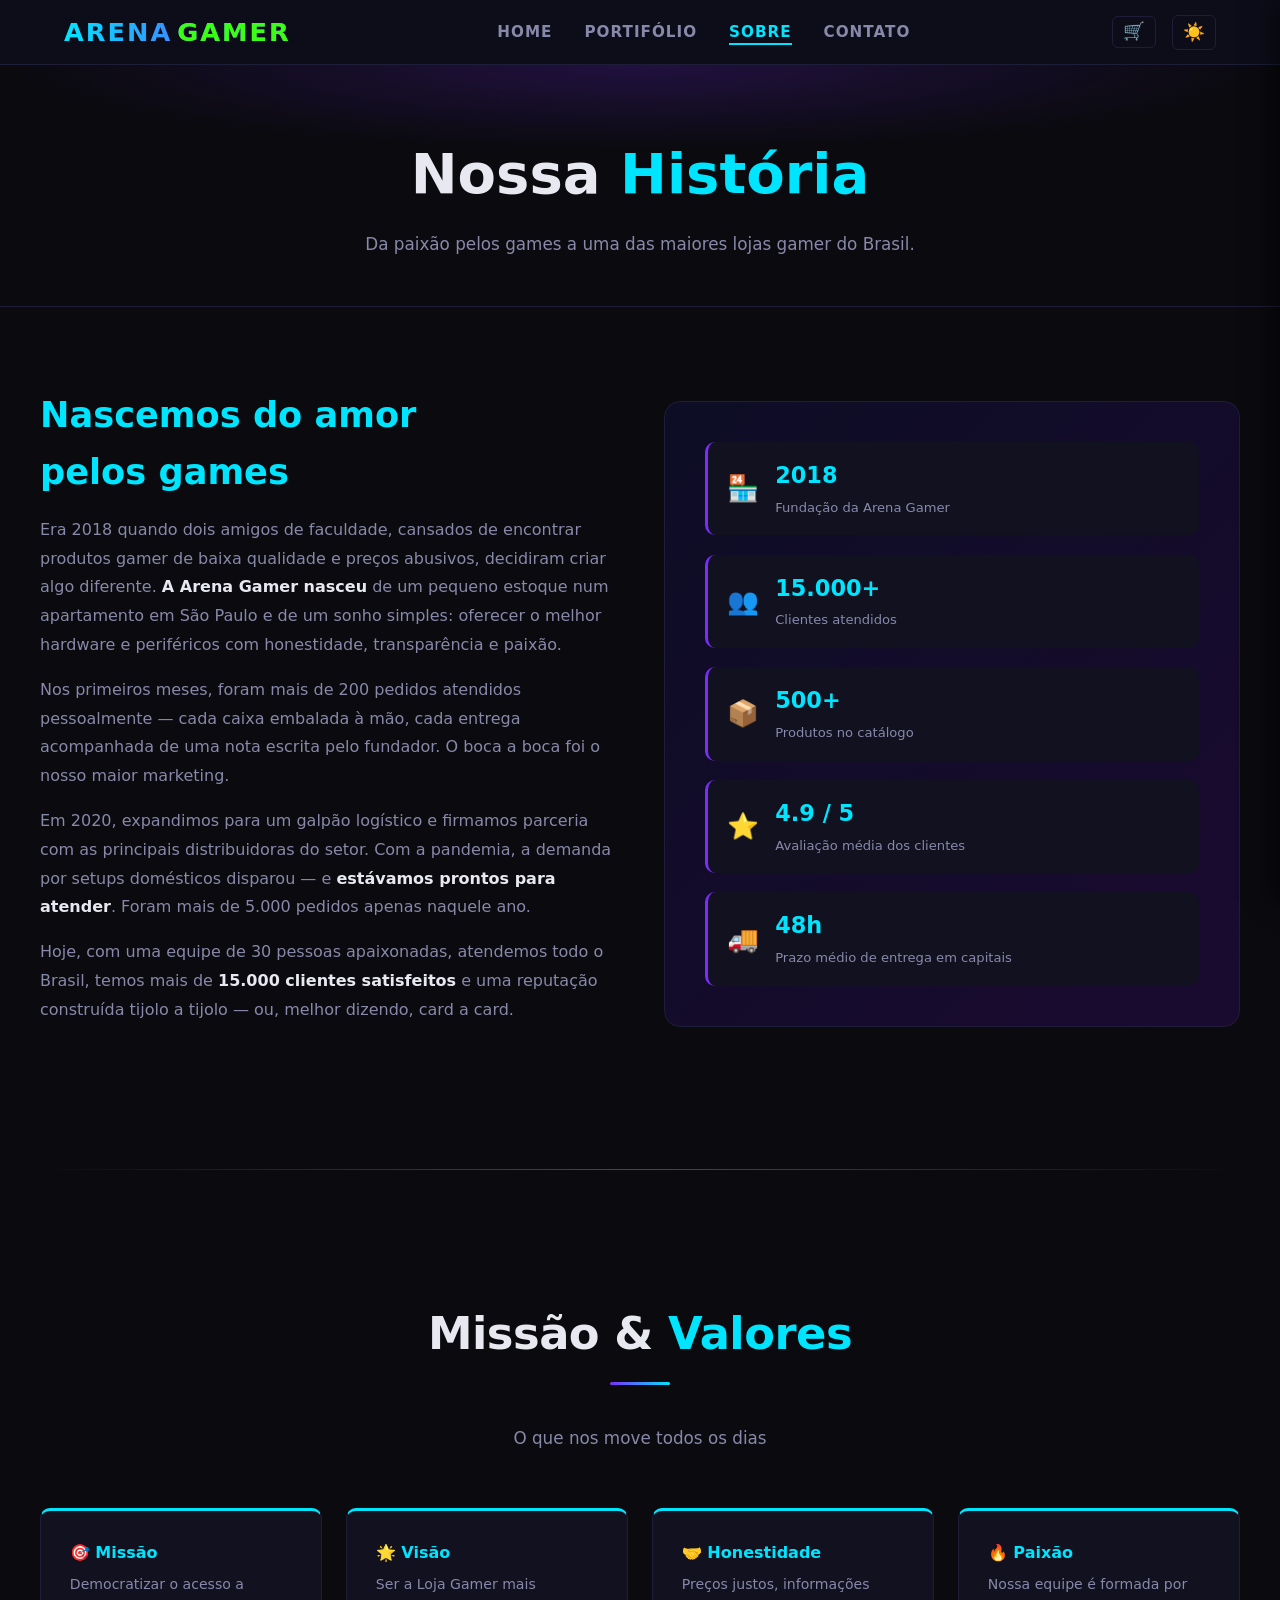
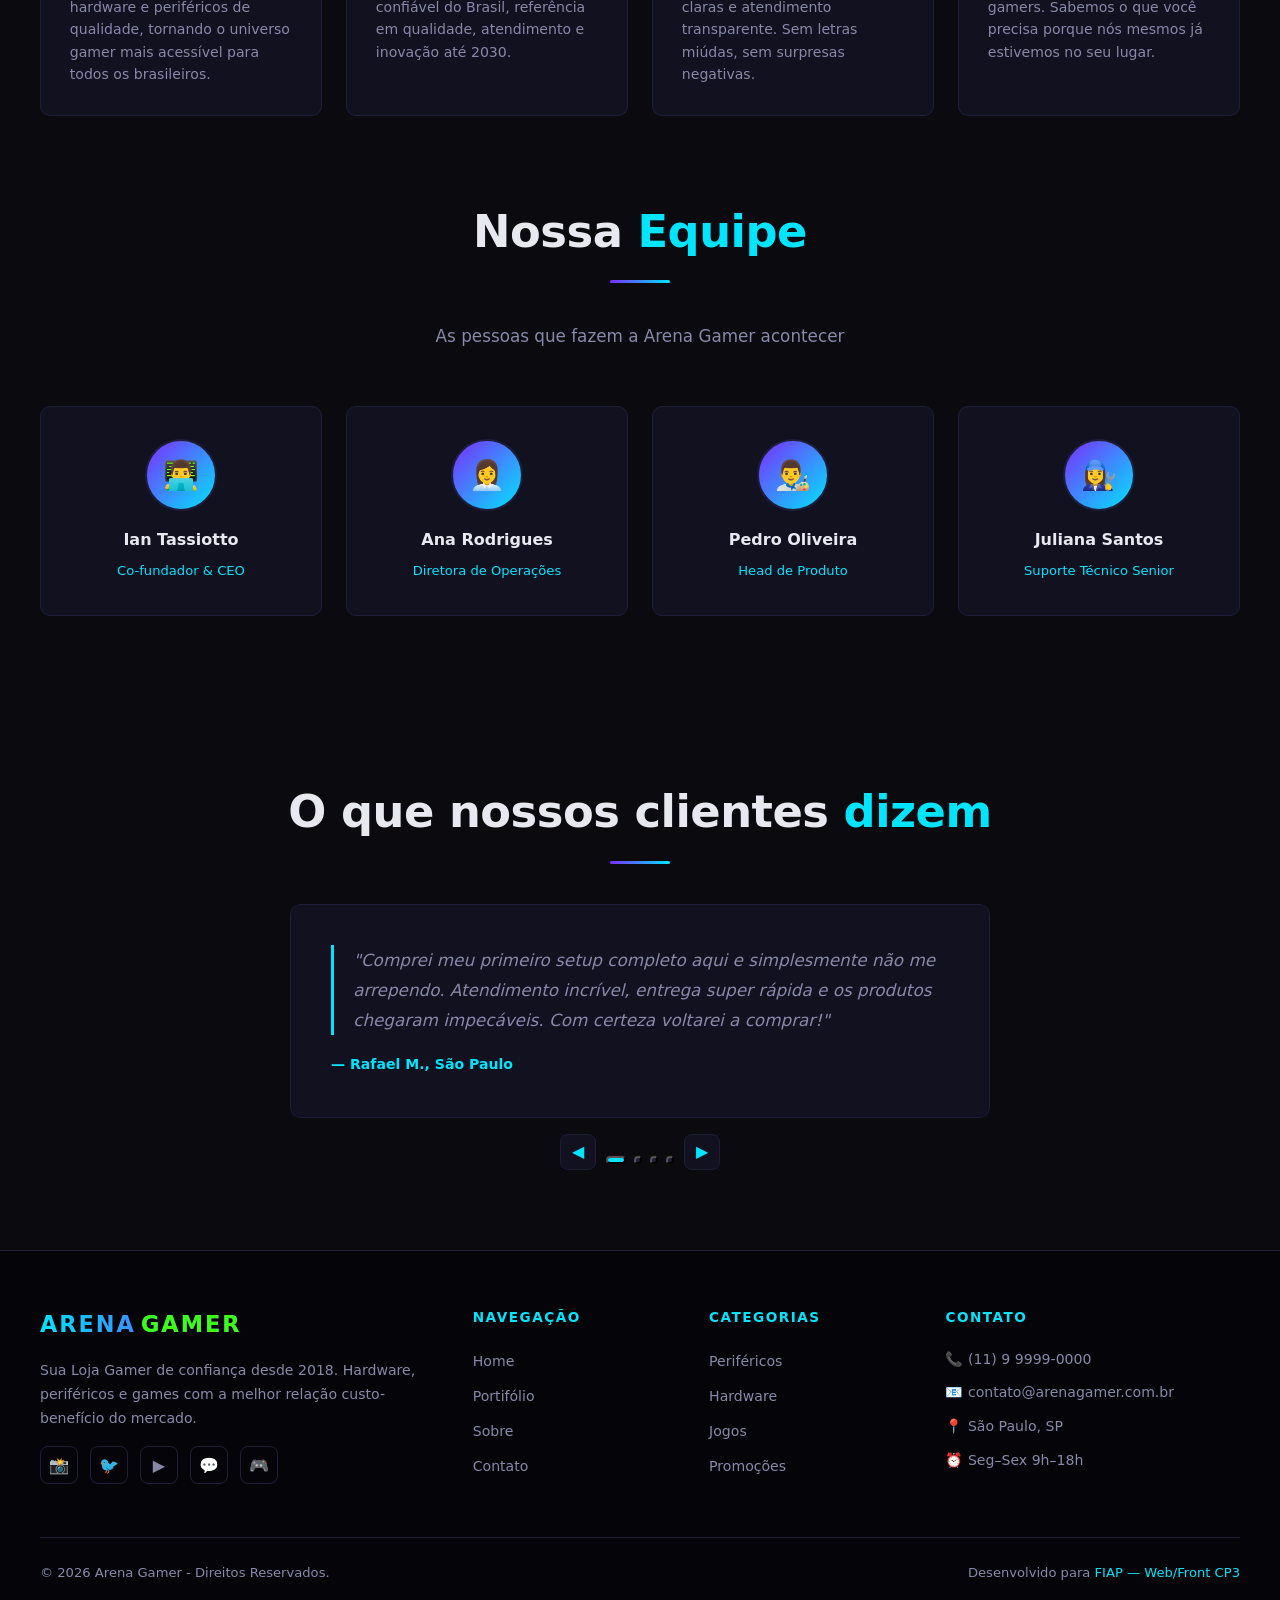
<file: pages/sobre.html>
<!DOCTYPE html>
<html lang="pt-BR">
<head>
  <meta charset="UTF-8" />
  <meta name="viewport" content="width=device-width, initial-scale=1.0" />
  <meta name="description" content="Conheça a história e a equipe por trás da Arena Gamer." />
  <title>Sobre | Arena Gamer</title>
  <link rel="stylesheet" href="../src/css/estilo.css">
</head>
<body>

  <!-- ══════════════════════════════════════
       HEADER / NAV
  ══════════════════════════════════════ -->
  <header>
    <div class="nav-container">

      <a href="../index.html" class="logo">Arena<span>Gamer</span></a>

      <nav aria-label="Menu principal">
        <ul class="nav-links">
          <li><a href="../index.html">Home</a></li>
          <li><a href="portifolio.html">Portifólio</a></li>
          <li><a href="sobre.html">Sobre</a></li>
          <li><a href="contato.html">Contato</a></li>
        </ul>
      </nav>

      <div class="nav-controls">
        <button class="cart-btn" aria-label="Carrinho de compras" title="Ver carrinho">
          🛒
          <span class="cart-count hidden" aria-live="polite">0</span>
        </button>
        <button class="theme-toggle" aria-label="Alternar tema">☀️</button>
        <button class="hamburger" aria-label="Abrir menu" aria-expanded="false">
          <span></span><span></span><span></span>
        </button>
      </div>

    </div>
  </header>

  <main>

    <!-- Page Hero -->
    <div class="page-hero">
      <h1>Nossa <span class="text-cyan">História</span></h1>
      <p>Da paixão pelos games a uma das maiores lojas gamer do Brasil.</p>
    </div>

    <!-- ══════════════════════════════════════
         HISTÓRIA DA LOJA
    ══════════════════════════════════════ -->
    <section aria-labelledby="historia-title">
      <div class="section-inner">

        <div class="sobre-grid">

          <div class="sobre-text reveal">
            <h2 id="historia-title">Nascemos do amor<br />pelos games</h2>

            <p>
              Era 2018 quando dois amigos de faculdade, cansados de encontrar produtos
              gamer de baixa qualidade e preços abusivos, decidiram criar algo diferente.
              <strong>A Arena Gamer nasceu</strong> de um pequeno estoque num apartamento
              em São Paulo e de um sonho simples: oferecer o melhor hardware e periféricos
              com honestidade, transparência e paixão.
            </p>

            <p>
              Nos primeiros meses, foram mais de 200 pedidos atendidos pessoalmente —
              cada caixa embalada à mão, cada entrega acompanhada de uma nota escrita
              pelo fundador. O boca a boca foi o nosso maior marketing.
            </p>

            <p>
              Em 2020, expandimos para um galpão logístico e firmamos parceria com as
              principais distribuidoras do setor. Com a pandemia, a demanda por setups
              domésticos disparou — e <strong>estávamos prontos para atender</strong>.
              Foram mais de 5.000 pedidos apenas naquele ano.
            </p>

            <p>
              Hoje, com uma equipe de 30 pessoas apaixonadas, atendemos todo o Brasil,
              temos mais de <strong>15.000 clientes satisfeitos</strong> e uma reputação
              construída tijolo a tijolo — ou, melhor dizendo, card a card.
            </p>
          </div>

          <div class="sobre-visual reveal reveal-delay-2">
            <div class="sobre-stat">
              <span class="sobre-stat-icon">🏪</span>
              <div class="sobre-stat-info">
                <strong>2018</strong>
                <span>Fundação da Arena Gamer</span>
              </div>
            </div>
            <div class="sobre-stat">
              <span class="sobre-stat-icon">👥</span>
              <div class="sobre-stat-info">
                <strong>15.000+</strong>
                <span>Clientes atendidos</span>
              </div>
            </div>
            <div class="sobre-stat">
              <span class="sobre-stat-icon">📦</span>
              <div class="sobre-stat-info">
                <strong>500+</strong>
                <span>Produtos no catálogo</span>
              </div>
            </div>
            <div class="sobre-stat">
              <span class="sobre-stat-icon">⭐</span>
              <div class="sobre-stat-info">
                <strong>4.9 / 5</strong>
                <span>Avaliação média dos clientes</span>
              </div>
            </div>
            <div class="sobre-stat">
              <span class="sobre-stat-icon">🚚</span>
              <div class="sobre-stat-info">
                <strong>48h</strong>
                <span>Prazo médio de entrega em capitais</span>
              </div>
            </div>
          </div>

        </div>

      </div>
    </section>

    <hr class="neon-line-padded" />

    <!-- ══════════════════════════════════════
         NOSSA MISSÃO / VALORES
    ══════════════════════════════════════ -->
    <section aria-labelledby="valores-title">
      <div class="section-inner">

        <h2 class="section-title" id="valores-title">
          Missão &amp; <span class="accent">Valores</span>
        </h2>
        <div class="divider"></div>
        <p class="section-sub">O que nos move todos os dias</p>

        <div class="valores-grid">

          <article class="valor-card reveal">
            <h4>🎯 Missão</h4>
            <p>
              Democratizar o acesso a hardware e periféricos de qualidade, tornando o
              universo gamer mais acessível para todos os brasileiros.
            </p>
          </article>

          <article class="valor-card reveal reveal-delay-1">
            <h4>🌟 Visão</h4>
            <p>
              Ser a Loja Gamer mais confiável do Brasil, referência em qualidade,
              atendimento e inovação até 2030.
            </p>
          </article>

          <article class="valor-card reveal reveal-delay-2">
            <h4>🤝 Honestidade</h4>
            <p>
              Preços justos, informações claras e atendimento transparente.
              Sem letras miúdas, sem surpresas negativas.
            </p>
          </article>

          <article class="valor-card reveal reveal-delay-3">
            <h4>🔥 Paixão</h4>
            <p>
              Nossa equipe é formada por gamers. Sabemos o que você precisa porque
              nós mesmos já estivemos no seu lugar.
            </p>
          </article>

        </div>

      </div>
    </section>

    <!-- ══════════════════════════════════════
         EQUIPE
    ══════════════════════════════════════ -->
    <section aria-labelledby="equipe-title" class="section-no-pt">
      <div class="section-inner">

        <h2 class="section-title" id="equipe-title">
          Nossa <span class="accent">Equipe</span>
        </h2>
        <div class="divider"></div>
        <p class="section-sub">As pessoas que fazem a Arena Gamer acontecer</p>

        <div class="team-grid">

          <article class="team-card reveal">
            <div class="team-avatar">👨‍💻</div>
            <h4>Ian Tassiotto</h4>
            <span>Co-fundador &amp; CEO</span>
          </article>

          <article class="team-card reveal reveal-delay-1">
            <div class="team-avatar">👩‍💼</div>
            <h4>Ana Rodrigues</h4>
            <span>Diretora de Operações</span>
          </article>

          <article class="team-card reveal reveal-delay-2">
            <div class="team-avatar">👨‍🎨</div>
            <h4>Pedro Oliveira</h4>
            <span>Head de Produto</span>
          </article>

          <article class="team-card reveal reveal-delay-3">
            <div class="team-avatar">👩‍🔧</div>
            <h4>Juliana Santos</h4>
            <span>Suporte Técnico Senior</span>
          </article>

        </div>

      </div>
    </section>

    <!-- ══════════════════════════════════════
         CARROSSEL — Depoimentos
    ══════════════════════════════════════ -->
    <section aria-labelledby="depoimentos-title">
      <div class="section-inner">

        <h2 class="section-title" id="depoimentos-title">
          O que nossos clientes <span class="accent">dizem</span>
        </h2>
        <div class="divider"></div>

        <div class="carousel-section-inner">

          <div class="carousel-wrapper reveal">
            <div class="carousel-track">

              <div class="carousel-slide">
                <blockquote>
                  "Comprei meu primeiro setup completo aqui e simplesmente não me
                  arrependo. Atendimento incrível, entrega super rápida e os produtos
                  chegaram impecáveis. Com certeza voltarei a comprar!"
                </blockquote>
                <cite>— Rafael M., São Paulo</cite>
              </div>

              <div class="carousel-slide">
                <blockquote>
                  "Já comprei em várias lojas online, mas a Arena Gamer é diferente.
                  Quando tive um problema com o meu headset, eles resolveram em menos
                  de 24 horas. Serviço nota 10!"
                </blockquote>
                <cite>— Camila T., Rio de Janeiro</cite>
              </div>

              <div class="carousel-slide">
                <blockquote>
                  "Os preços são realmente competitivos e a qualidade dos produtos é
                  impecável. Recebi meu teclado mecânico em dois dias. Já indiquei para
                  todos os amigos da minha guild!"
                </blockquote>
                <cite>— Lucas F., Belo Horizonte</cite>
              </div>

              <div class="carousel-slide">
                <blockquote>
                  "Como streamer, preciso de equipamentos confiáveis. A Arena Gamer
                  sempre me ajuda a montar o setup ideal dentro do meu orçamento.
                  Parceria de anos!"
                </blockquote>
                <cite>— Mariana G., Curitiba</cite>
              </div>

            </div>
          </div>

          <div class="carousel-controls">
            <button class="carousel-btn prev" aria-label="Depoimento anterior">◀</button>
            <div class="carousel-dots" aria-label="Navegação por pontos">
              <button class="carousel-dot active" aria-label="Depoimento 1"></button>
              <button class="carousel-dot" aria-label="Depoimento 2"></button>
              <button class="carousel-dot" aria-label="Depoimento 3"></button>
              <button class="carousel-dot" aria-label="Depoimento 4"></button>
            </div>
            <button class="carousel-btn next" aria-label="Próximo depoimento">▶</button>
          </div>

        </div>

      </div>
    </section>

  </main>

  <!-- ══════════════════════════════════════
       FOOTER
  ══════════════════════════════════════ -->
  <footer>
    <div class="footer-inner">

      <div class="footer-grid">

        <div class="footer-brand">
          <a href="../index.html" class="logo">Arena<span>Gamer</span></a>
          <p>Sua Loja Gamer de confiança desde 2018. Hardware, periféricos e games com a melhor relação custo-benefício do mercado.</p>
          <div class="social-links" aria-label="Redes sociais">
            <a href="#" class="social-link" aria-label="Instagram">📸</a>
            <a href="#" class="social-link" aria-label="Twitter">🐦</a>
            <a href="#" class="social-link" aria-label="YouTube">▶️</a>
            <a href="#" class="social-link" aria-label="Discord">💬</a>
            <a href="#" class="social-link" aria-label="Twitch">🎮</a>
          </div>
        </div>

        <div class="footer-col">
          <h4>Navegação</h4>
          <ul>
            <li><a href="../index.html">Home</a></li>
            <li><a href="portifolio.html">Portifólio</a></li>
            <li><a href="sobre.html">Sobre</a></li>
            <li><a href="contato.html">Contato</a></li>
          </ul>
        </div>

        <div class="footer-col">
          <h4>Categorias</h4>
          <ul>
            <li><a href="portifolio.html">Periféricos</a></li>
            <li><a href="portifolio.html">Hardware</a></li>
            <li><a href="portifolio.html">Jogos</a></li>
            <li><a href="portifolio.html">Promoções</a></li>
          </ul>
        </div>

        <div class="footer-col">
          <h4>Contato</h4>
          <div class="footer-contact-item">📞 (11) 9 9999-0000</div>
          <div class="footer-contact-item">📧 contato@arenagamer.com.br</div>
          <div class="footer-contact-item">📍 São Paulo, SP</div>
          <div class="footer-contact-item">⏰ Seg–Sex 9h–18h</div>
        </div>

      </div>

      <div class="footer-bottom">
        <p>&copy; 2026 Arena Gamer - Direitos Reservados.</p>
        <p>Desenvolvido para <a href="#">FIAP — Web/Front CP3</a></p>
      </div>

    </div>
  </footer>

  <!-- ══════════════════════════════════════
       CARRINHO — Drawer lateral
  ══════════════════════════════════════ -->
  <div class="cart-overlay" hidden></div>
  <aside class="cart-drawer" aria-label="Carrinho de compras" aria-hidden="true" hidden>
    <header class="cart-drawer-header">
      <h2>Seu carrinho</h2>
      <button class="cart-close" aria-label="Fechar carrinho">✕</button>
    </header>
    <ul class="cart-items" aria-live="polite"></ul>
    <p class="cart-empty">Seu carrinho está vazio.</p>
    <footer class="cart-drawer-footer">
      <div class="cart-total">
        <span>Total:</span>
        <strong class="cart-total-value">R$ 0,00</strong>
      </div>
      <button class="btn btn-primary cart-checkout" disabled>Finalizar compra</button>
    </footer>
  </aside>

  <script src="../src/js/script.js"></script>
</body>
</html>
</file>
<file: src/css/estilo.css>
/* ============================================================
   LOJA GAMER — estilo.css
   Paleta: preto/roxo/azul escuro + acentos neon (ciano / verde)
   ============================================================ */

/* ---------- Reset & variáveis ---------- */
*, *::before, *::after { box-sizing: border-box; margin: 0; padding: 0; }

:root {
  --bg-dark:    #0a0a0f;
  --bg-card:    #111120;
  --bg-nav:     #0d0d1a;
  --purple:     #7b2dff;
  --purple-dim: #4a1a99;
  --cyan:       #00e5ff;
  --green-neon: #39ff14;
  --text-main:  #e8e8f0;
  --text-muted: #8888aa;
  --border:     #1e1e3a;
  --radius:     10px;
  --transition: 0.3s ease;

  /* dark/light toggle */
  --body-bg:    var(--bg-dark);
  --card-bg:    var(--bg-card);
  --nav-bg:     var(--bg-nav);
  --txt:        var(--text-main);
  --txt-muted:  var(--text-muted);
}

/* ---------- Light mode ---------- */
body.light-mode {
  --body-bg:   #f0f0fa;
  --card-bg:   #ffffff;
  --nav-bg:    #1a1a2e;
  --txt:       #111120;
  --txt-muted: #444460;
  --border:    #ccccee;
}

/* ---------- Base ---------- */
html { scroll-behavior: smooth; }

body {
  background: var(--body-bg);
  color: var(--txt);
  font-family: 'Segoe UI', system-ui, sans-serif;
  line-height: 1.6;
  transition: background var(--transition), color var(--transition);
}

a { color: var(--cyan); text-decoration: none; transition: color var(--transition); }
a:hover { color: var(--green-neon); }

img { max-width: 100%; display: block; }

/* ---------- Scrollbar ---------- */
::-webkit-scrollbar { width: 8px; }
::-webkit-scrollbar-track { background: var(--bg-dark); }
::-webkit-scrollbar-thumb { background: var(--purple-dim); border-radius: 4px; }
::-webkit-scrollbar-thumb:hover { background: var(--purple); }

/* ============================================================
   HEADER / NAV
   ============================================================ */
header {
  position: sticky;
  top: 0;
  z-index: 1000;
  background: var(--nav-bg);
  border-bottom: 1px solid var(--border);
  backdrop-filter: blur(10px);
}

.nav-container {
  max-width: 1200px;
  margin: 0 auto;
  padding: 0 1.5rem;
  height: 64px;
  display: flex;
  align-items: center;
  justify-content: space-between;
}

/* Logo */
.logo {
  font-size: 1.6rem;
  font-weight: 900;
  letter-spacing: 2px;
  text-transform: uppercase;
  background: linear-gradient(90deg, var(--cyan), var(--purple));
  -webkit-background-clip: text;
  -webkit-text-fill-color: transparent;
  background-clip: text;
}

.logo span { 
  margin:5px;
  color: var(--green-neon); 
  -webkit-text-fill-color: var(--green-neon); 
}

/* Nav links */
.nav-links {
  list-style: none;
  display: flex;
  gap: 2rem;
  align-items: center;
}

.nav-links a {
  color: var(--text-muted);
  font-weight: 600;
  font-size: 0.95rem;
  text-transform: uppercase;
  letter-spacing: 1px;
  position: relative;
  padding-bottom: 4px;
}

.nav-links a::after {
  content: '';
  position: absolute;
  bottom: 0; left: 0;
  width: 0; height: 2px;
  background: var(--cyan);
  transition: width var(--transition);
}

.nav-links a:hover,
.nav-links a.active { color: var(--cyan); }
.nav-links a:hover::after,
.nav-links a.active::after { width: 100%; }

/* Nav right controls */
.nav-controls { display: flex; align-items: center; gap: 1rem; }

/* ── Carrinho ── */
.cart-btn {
  position: relative;
  background: none;
  border: 1px solid var(--border);
  color: var(--cyan);
  cursor: pointer;
  padding: 6px 10px;
  border-radius: 6px;
  font-size: 1.1rem;
  transition: background var(--transition), border-color var(--transition);
  line-height: 1;
}
.cart-btn:hover { background: var(--border); border-color: var(--cyan); }

.cart-count {
  position: absolute;
  top: -7px; right: -7px;
  background: var(--purple);
  color: #fff;
  font-size: 0.65rem;
  font-weight: 900;
  min-width: 18px; height: 18px;
  border-radius: 9px;
  display: flex;
  align-items: center;
  justify-content: center;
  padding: 0 4px;
  pointer-events: none;
  transition: transform 0.15s ease;
}
.cart-count.hidden { display: none; }

/* Pulsa quando um item é adicionado */
@keyframes cart-pulse {
  0%   { transform: scale(1); }
  40%  { transform: scale(1.55); }
  70%  { transform: scale(0.88); }
  100% { transform: scale(1); }
}
.cart-count.pulse { animation: cart-pulse 0.4s ease forwards; }

/* Partícula "voa" até o carrinho */
.fly-item {
  position: fixed;
  font-size: 1.4rem;
  pointer-events: none;
  z-index: 9999;
  transition: none;
}
@keyframes fly-arc {
  0%   { opacity: 1; transform: scale(1)   translate(0, 0); }
  60%  { opacity: 1; transform: scale(0.6) translate(var(--fly-x), var(--fly-y)); }
  100% { opacity: 0; transform: scale(0.2) translate(var(--fly-x), var(--fly-y)); }
}

/* Theme toggle */
.theme-toggle {
  background: none;
  border: 1px solid var(--border);
  color: var(--cyan);
  cursor: pointer;
  padding: 6px 10px;
  border-radius: 6px;
  font-size: 1.1rem;
  transition: background var(--transition), border-color var(--transition);
}
.theme-toggle:hover { background: var(--border); border-color: var(--cyan); }

/* Hamburger */
.hamburger {
  display: none;
  flex-direction: column;
  gap: 5px;
  cursor: pointer;
  background: none;
  border: none;
  padding: 6px;
}
.hamburger span {
  display: block;
  width: 26px; height: 2px;
  background: var(--cyan);
  border-radius: 2px;
  transition: transform var(--transition), opacity var(--transition);
}
.hamburger.open span:nth-child(1) { transform: translateY(7px) rotate(45deg); }
.hamburger.open span:nth-child(2) { opacity: 0; }
.hamburger.open span:nth-child(3) { transform: translateY(-7px) rotate(-45deg); }

/* Mobile nav */
@media (max-width: 768px) {
  .hamburger { display: flex; }

  .nav-links {
    position: absolute;
    top: 64px; left: 0; right: 0;
    background: var(--nav-bg);
    border-bottom: 1px solid var(--border);
    flex-direction: column;
    gap: 0;
    padding: 0;
    max-height: 0;
    overflow: hidden;
    transition: max-height 0.4s ease, padding 0.3s ease;
  }

  .nav-links.open {
    max-height: 400px;
    padding: 1rem 0;
  }

  .nav-links li { width: 100%; text-align: center; }
  .nav-links a { display: block; padding: 0.85rem 1.5rem; font-size: 1rem; }
}

/* ============================================================
   HERO SECTION
   ============================================================ */
.hero {
  min-height: 92vh;
  display: flex;
  align-items: center;
  justify-content: center;
  text-align: center;
  padding: 4rem 1.5rem;
  position: relative;
  overflow: hidden;
  background:
    radial-gradient(ellipse 80% 60% at 50% 0%, rgba(123,45,255,0.25) 0%, transparent 70%),
    radial-gradient(ellipse 60% 40% at 80% 80%, rgba(0,229,255,0.1) 0%, transparent 60%),
    var(--bg-dark);
}

/* Animated grid overlay */
.hero::before {
  content: '';
  position: absolute;
  inset: 0;
  background-image:
    linear-gradient(rgba(0,229,255,0.04) 1px, transparent 1px),
    linear-gradient(90deg, rgba(0,229,255,0.04) 1px, transparent 1px);
  background-size: 60px 60px;
  animation: gridScroll 20s linear infinite;
  pointer-events: none;
}

@keyframes gridScroll {
  from { background-position: 0 0; }
  to   { background-position: 60px 60px; }
}

.hero-content { position: relative; z-index: 1; max-width: 780px; }

.hero-badge {
  display: inline-block;
  background: rgba(0,229,255,0.1);
  border: 1px solid rgba(0,229,255,0.3);
  color: var(--cyan);
  font-size: 0.8rem;
  font-weight: 700;
  letter-spacing: 2px;
  text-transform: uppercase;
  padding: 6px 16px;
  border-radius: 20px;
  margin-bottom: 1.5rem;
}

.hero h1 {
  font-size: clamp(2.4rem, 7vw, 5.5rem);
  font-weight: 900;
  line-height: 1.1;
  margin-bottom: 1.2rem;
  letter-spacing: -1px;
  color: #ffffff;
}

.hero h1 .highlight {
  background: linear-gradient(135deg, var(--cyan) 0%, var(--purple) 50%, var(--green-neon) 100%);
  -webkit-background-clip: text;
  -webkit-text-fill-color: transparent;
  background-clip: text;
}

.hero p {
  font-size: clamp(1rem, 2.5vw, 1.3rem);
  color: var(--text-muted);
  margin-bottom: 2.5rem;
  max-width: 560px;
  margin-left: auto;
  margin-right: auto;
}

.hero-buttons { display: flex; gap: 1rem; justify-content: center; flex-wrap: wrap; }

/* ============================================================
   BUTTONS
   ============================================================ */
.btn {
  display: inline-flex;
  align-items: center;
  gap: 0.5rem;
  padding: 0.85rem 2rem;
  border-radius: var(--radius);
  font-weight: 700;
  font-size: 0.95rem;
  letter-spacing: 0.5px;
  cursor: pointer;
  border: 2px solid transparent;
  transition: all var(--transition);
}

.btn-primary {
  background: linear-gradient(135deg, var(--purple), var(--cyan));
  color: #fff;
  box-shadow: 0 0 20px rgba(123,45,255,0.4);
}
.btn-primary:hover {
  box-shadow: 0 0 35px rgba(0,229,255,0.5);
  transform: translateY(-2px);
  color: #fff;
}

.btn-outline {
  background: transparent;
  border-color: var(--cyan);
  color: var(--cyan);
}
.btn-outline:hover {
  background: var(--cyan);
  color: var(--bg-dark);
  transform: translateY(-2px);
}

.btn-sm { padding: 0.55rem 1.2rem; font-size: 0.85rem; }

/* ============================================================
   SECTIONS — shared
   ============================================================ */
section { padding: 5rem 1.5rem; }

.section-inner { max-width: 1200px; margin: 0 auto; }

.section-title {
  text-align: center;
  font-size: clamp(1.8rem, 4vw, 2.8rem);
  font-weight: 900;
  margin-bottom: 0.5rem;
  letter-spacing: -0.5px;
}

.section-title .accent       { color: var(--cyan); }
.section-title .accent-green { color: var(--green-neon); }

.section-sub {
  text-align: center;
  color: var(--text-muted);
  font-size: 1.05rem;
  margin-bottom: 3.5rem;
}

.divider {
  width: 60px; height: 3px;
  background: linear-gradient(90deg, var(--purple), var(--cyan));
  margin: 0.8rem auto 2.5rem;
  border-radius: 2px;
}

/* ============================================================
   HOME — Apresentação / Features
   ============================================================ */
.features-grid {
  display: grid;
  grid-template-columns: repeat(auto-fit, minmax(240px, 1fr));
  gap: 1.5rem;
  margin-top: 2rem;
}

.feature-card {
  background: var(--card-bg);
  border: 1px solid var(--border);
  border-radius: var(--radius);
  padding: 2rem 1.5rem;
  text-align: center;
  transition: transform var(--transition), border-color var(--transition), box-shadow var(--transition);
  position: relative;
  overflow: hidden;
}

.feature-card::before {
  content: '';
  position: absolute;
  top: 0; left: 0; right: 0;
  height: 3px;
  background: linear-gradient(90deg, var(--purple), var(--cyan));
  opacity: 0;
  transition: opacity var(--transition);
}

.feature-card:hover {
  transform: translateY(-6px);
  border-color: var(--purple);
  box-shadow: 0 8px 32px rgba(123,45,255,0.2);
}

.feature-card:hover::before { opacity: 1; }

.feature-icon {
  font-size: 2.5rem;
  margin-bottom: 1rem;
  display: block;
}

.feature-card h3 {
  font-size: 1.1rem;
  font-weight: 700;
  margin-bottom: 0.6rem;
  color: var(--cyan);
}

.feature-card p { 
  color: var(--text-muted); 
  font-size: 0.92rem; 
}

/* Stats bar */
.stats-bar {
  display: grid;
  grid-template-columns: repeat(auto-fit, minmax(160px, 1fr));
  gap: 1px;
  background: var(--border);
  border: 1px solid var(--border);
  border-radius: var(--radius);
  overflow: hidden;
  margin-top: 4rem;
}

.stat-item {
  background: var(--card-bg);
  padding: 2rem 1rem;
  text-align: center;
}

.stat-number {
  font-size: 2.4rem;
  font-weight: 900;
  color: var(--cyan);
  display: block;
  line-height: 1;
}

.stat-label { color: var(--text-muted); font-size: 0.85rem; margin-top: 0.4rem; }

/* ============================================================
   PORTIFÓLIO — Cards de Produtos
   ============================================================ */
.filter-bar {
  display: flex;
  gap: 0.75rem;
  flex-wrap: wrap;
  justify-content: center;
  margin-bottom: 2.5rem;
}

.filter-btn {
  padding: 0.5rem 1.3rem;
  border: 1px solid var(--border);
  background: var(--card-bg);
  color: var(--text-muted);
  border-radius: 20px;
  font-size: 0.85rem;
  font-weight: 600;
  cursor: pointer;
  transition: all var(--transition);
}

.filter-btn:hover,
.filter-btn.active {
  background: var(--purple);
  border-color: var(--purple);
  color: #fff;
}

.products-grid {
  display: grid;
  grid-template-columns: repeat(auto-fill, minmax(270px, 1fr));
  gap: 1.5rem;
}

.product-card {
  background: var(--card-bg);
  border: 1px solid var(--border);
  border-radius: var(--radius);
  overflow: hidden;
  transition: transform var(--transition), box-shadow var(--transition);
  position: relative;
  display: flex;
  flex-direction: column;
}

.product-card:hover {
  transform: translateY(-5px);
  box-shadow: 0 12px 40px rgba(0,229,255,0.15);
}

.product-card.hidden { display: none; }

.product-badge {
  position: absolute;
  top: 12px; right: 12px;
  z-index: 2;
  background: var(--purple);
  color: #fff;
  font-size: 0.7rem;
  font-weight: 700;
  padding: 3px 10px;
  border-radius: 12px;
  text-transform: uppercase;
  letter-spacing: 1px;
}
.product-badge.sale { background: #e63030; }
.product-badge.new  { background: var(--green-neon); color: var(--bg-dark); }

.product-img {
  width: 100%;
  aspect-ratio: 16/10;
  object-fit: contain;
  object-position: center;
  background: #ffffff;
  display: block;
  padding: 0.5rem;
}

/* Dentro de feature-card (destaques da home) a imagem precisa de bordas e margem */
.feature-card .product-img {
  border-radius: 8px;
  margin-bottom: 1rem;
}

.product-img.img-cyber  { background: #ffffff; object-fit: cover; padding: 0; }
.product-img.img-indie  { background: #0d0d1a; }

.product-svg-placeholder {
  width: 100%;
  aspect-ratio: 16/10;
  display: flex;
  align-items: center;
  justify-content: center;
  font-size: 4rem;
  background: linear-gradient(135deg, #111130, #1a0a30);
}

.product-info {
  padding: 1.2rem;
  flex: 1;
  display: flex;
  flex-direction: column;
}

.product-category {
  font-size: 0.72rem;
  text-transform: uppercase;
  letter-spacing: 1.5px;
  color: var(--cyan);
  font-weight: 700;
  margin-bottom: 0.4rem;
}

.product-name {
  font-size: 1.05rem;
  font-weight: 700;
  margin-bottom: 0.4rem;
  color: var(--txt);
}

.product-desc {
  font-size: 0.85rem;
  color: var(--text-muted);
  margin-bottom: 1rem;
  line-height: 1.5;
}

.product-footer {
  display: flex;
  justify-content: space-between;
  align-items: flex-end;
  margin-top: auto;
}

.product-price {
  font-size: 1.3rem;
  font-weight: 900;
  color: var(--green-neon);
}

.product-price-old {
  font-size: 0.82rem;
  color: var(--text-muted);
  text-decoration: line-through;
  display: block;
  line-height: 1;
}

/* Price table */
.table-wrapper {
  overflow-x: auto;
  border-radius: var(--radius);
  border: 1px solid var(--border);
  margin-top: 3rem;
}

table {
  width: 100%;
  border-collapse: collapse;
  background: var(--card-bg);
  font-size: 0.92rem;
}

thead { background: linear-gradient(90deg, var(--purple-dim), #1a1a3a); }

th {
  padding: 1rem 1.2rem;
  text-align: left;
  color: var(--cyan);
  font-weight: 700;
  text-transform: uppercase;
  font-size: 0.78rem;
  letter-spacing: 1px;
  white-space: nowrap;
}

td {
  padding: 0.9rem 1.2rem;
  border-bottom: 1px solid var(--border);
  color: var(--txt);
}

tr:last-child td { border-bottom: none; }

tbody tr { transition: background var(--transition); }
tbody tr:hover { background: rgba(123,45,255,0.08); }

.tag-cat {
  background: rgba(0,229,255,0.12);
  color: var(--cyan);
  font-size: 0.72rem;
  font-weight: 700;
  padding: 2px 8px;
  border-radius: 8px;
  white-space: nowrap;
}

/* Promo section */
.promo-section {
  background: linear-gradient(135deg, rgba(123,45,255,0.15), rgba(0,229,255,0.08));
  border: 1px solid var(--purple-dim);
  border-radius: 16px;
  padding: 3rem 2rem;
  text-align: center;
  margin-top: 3rem;
  position: relative;
  overflow: hidden;
}

.promo-section::before {
  content: '';
  position: absolute;
  inset: 0;
  background: radial-gradient(circle at 70% 30%, rgba(0,229,255,0.05) 0%, transparent 60%);
  pointer-events: none;
}

.promo-timer {
  display: flex;
  gap: 1.5rem;
  justify-content: center;
  flex-wrap: wrap;
  margin: 1.5rem 0;
}

.timer-block {
  background: var(--card-bg);
  border: 1px solid var(--border);
  border-radius: var(--radius);
  padding: 1rem 1.5rem;
  min-width: 80px;
  text-align: center;
}

.timer-num {
  font-size: 2.2rem;
  font-weight: 900;
  color: var(--cyan);
  font-variant-numeric: tabular-nums;
  display: block;
  line-height: 1;
}

.timer-label {
  font-size: 0.72rem;
  color: var(--text-muted);
  text-transform: uppercase;
  letter-spacing: 1px;
  margin-top: 0.3rem;
}

/* ============================================================
   SOBRE
   ============================================================ */
.sobre-grid {
  display: grid;
  grid-template-columns: 1fr 1fr;
  gap: 3rem;
  align-items: center;
}

@media (max-width: 768px) { .sobre-grid { grid-template-columns: 1fr; } }

.sobre-text h2 {
  font-size: clamp(1.6rem, 4vw, 2.2rem);
  font-weight: 900;
  margin-bottom: 1rem;
  color: var(--cyan);
}

.sobre-text p {
  color: var(--text-muted);
  margin-bottom: 1rem;
  line-height: 1.8;
}

.sobre-text p strong { color: var(--txt); }

.sobre-visual {
  background: linear-gradient(135deg, #0d0d25, #1a0a30);
  border: 1px solid var(--border);
  border-radius: 16px;
  padding: 2.5rem;
  display: flex;
  flex-direction: column;
  gap: 1.2rem;
}

.sobre-stat {
  display: flex;
  align-items: center;
  gap: 1rem;
  padding: 1rem 1.2rem;
  background: var(--card-bg);
  border-radius: var(--radius);
  border-left: 3px solid var(--purple);
}

.sobre-stat-icon { font-size: 1.6rem; }

.sobre-stat-info strong {
  display: block;
  font-size: 1.4rem;
  color: var(--cyan);
  font-weight: 900;
}

.sobre-stat-info span { font-size: 0.82rem; color: var(--text-muted); }

.team-grid {
  display: grid;
  grid-template-columns: repeat(auto-fit, minmax(200px, 1fr));
  gap: 1.5rem;
  margin-top: 2rem;
}

.team-card {
  background: var(--card-bg);
  border: 1px solid var(--border);
  border-radius: var(--radius);
  padding: 2rem 1.5rem;
  text-align: center;
  transition: transform var(--transition), border-color var(--transition);
}

.team-card:hover { transform: translateY(-4px); border-color: var(--cyan); }

.team-avatar {
  width: 72px; height: 72px;
  border-radius: 50%;
  background: linear-gradient(135deg, var(--purple), var(--cyan));
  display: flex;
  align-items: center;
  justify-content: center;
  font-size: 1.8rem;
  margin: 0 auto 1rem;
  border: 2px solid var(--border);
}

.team-card h4 { font-size: 1rem; font-weight: 700; margin-bottom: 0.3rem; }
.team-card span { font-size: 0.82rem; color: var(--cyan); }

.valores-grid {
  display: grid;
  grid-template-columns: repeat(auto-fit, minmax(220px, 1fr));
  gap: 1.5rem;
  margin-top: 2rem;
}

.valor-card {
  background: var(--card-bg);
  border: 1px solid var(--border);
  border-radius: var(--radius);
  padding: 1.8rem;
  border-top: 3px solid var(--cyan);
}

.valor-card h4 { color: var(--cyan); font-size: 1rem; margin-bottom: 0.5rem; }
.valor-card p  { color: var(--text-muted); font-size: 0.88rem; }

/* ============================================================
   CONTATO
   ============================================================ */
.contato-wrapper {
  display: grid;
  grid-template-columns: 1fr 1.4fr;
  gap: 3rem;
  align-items: start;
}

@media (max-width: 768px) { .contato-wrapper { grid-template-columns: 1fr; } }

.contato-info h3 {
  font-size: 1.4rem;
  font-weight: 700;
  color: var(--cyan);
  margin-bottom: 1rem;
}

.contato-info p { color: var(--text-muted); margin-bottom: 2rem; line-height: 1.8; }

.contact-item {
  display: flex;
  align-items: center;
  gap: 1rem;
  padding: 1rem;
  background: var(--card-bg);
  border: 1px solid var(--border);
  border-radius: var(--radius);
  margin-bottom: 0.8rem;
  transition: border-color var(--transition);
}

.contact-item:hover { border-color: var(--cyan); }

.contact-icon {
  width: 40px; height: 40px;
  background: rgba(123,45,255,0.2);
  border-radius: 8px;
  display: flex;
  align-items: center;
  justify-content: center;
  font-size: 1.2rem;
  flex-shrink: 0;
}

.contact-item strong { display: block; font-size: 0.82rem; color: var(--text-muted); }
.contact-item span   { font-size: 0.95rem; }

/* Form */
.form-card {
  background: var(--card-bg);
  border: 1px solid var(--border);
  border-radius: 16px;
  padding: 2.5rem;
}

.form-card h3 {
  font-size: 1.3rem;
  font-weight: 700;
  margin-bottom: 1.8rem;
  color: var(--txt);
}

.form-group { margin-bottom: 1.4rem; }

.form-group label {
  display: block;
  font-size: 0.85rem;
  font-weight: 600;
  color: var(--text-muted);
  margin-bottom: 0.45rem;
  text-transform: uppercase;
  letter-spacing: 0.5px;
}

.form-group input,
.form-group textarea,
.form-group select {
  width: 100%;
  background: var(--bg-dark);
  border: 1px solid var(--border);
  border-radius: var(--radius);
  padding: 0.85rem 1rem;
  color: var(--txt);
  font-size: 0.95rem;
  font-family: inherit;
  transition: border-color var(--transition), box-shadow var(--transition);
  outline: none;
}

.form-group input:focus,
.form-group textarea:focus,
.form-group select:focus {
  border-color: var(--cyan);
  box-shadow: 0 0 0 3px rgba(0,229,255,0.1);
}

.form-group input.error,
.form-group textarea.error { border-color: #e63030; }

.form-group textarea { resize: vertical; min-height: 130px; }

.form-row { display: grid; grid-template-columns: 1fr 1fr; gap: 1rem; }
@media (max-width: 500px) { .form-row { grid-template-columns: 1fr; } }

.field-error {
  color: #ff4444;
  font-size: 0.78rem;
  margin-top: 0.3rem;
  display: none;
}
.field-error.show { display: block; }

.success-message {
  display: none;
  background: rgba(57,255,20,0.1);
  border: 1px solid var(--green-neon);
  border-radius: var(--radius);
  padding: 1.2rem;
  color: var(--green-neon);
  font-weight: 600;
  text-align: center;
  margin-top: 1rem;
}
.success-message.show { display: block; }

/* ============================================================
   FOOTER
   ============================================================ */
footer {
  background: #050509;
  border-top: 1px solid var(--border);
  padding: 3.5rem 1.5rem 1.5rem;
}

.footer-inner {
  max-width: 1200px;
  margin: 0 auto;
}

.footer-grid {
  display: grid;
  grid-template-columns: 2fr 1fr 1fr 1.5fr;
  gap: 2.5rem;
  margin-bottom: 3rem;
}

@media (max-width: 900px) { .footer-grid { grid-template-columns: 1fr 1fr; } }
@media (max-width: 500px) { .footer-grid { grid-template-columns: 1fr; } }

.footer-brand .logo { font-size: 1.4rem; display: inline-block; margin-bottom: 1rem; }
.footer-brand p { color: var(--text-muted); font-size: 0.88rem; line-height: 1.7; }

.footer-col h4 {
  color: var(--cyan);
  font-size: 0.85rem;
  font-weight: 700;
  text-transform: uppercase;
  letter-spacing: 1.5px;
  margin-bottom: 1.2rem;
}

.footer-col ul { list-style: none; }
.footer-col ul li { margin-bottom: 0.6rem; }
.footer-col ul li a { color: var(--text-muted); font-size: 0.88rem; }
.footer-col ul li a:hover { color: var(--cyan); }

.footer-contact-item {
  display: flex;
  align-items: center;
  gap: 0.6rem;
  color: var(--text-muted);
  font-size: 0.88rem;
  margin-bottom: 0.7rem;
}

.social-links { 
    display: flex; 
    gap: 0.75rem; 
    margin-top: 1rem; 
}

.social-link {
  width: 38px; height: 38px;
  border: 1px solid var(--border);
  border-radius: 8px;
  display: flex;
  align-items: center;
  justify-content: center;
  font-size: 1rem;
  color: var(--text-muted);
  transition: all var(--transition);
  text-decoration: none;
}

.social-link:hover {
  border-color: var(--cyan);
  color: var(--cyan);
  background: rgba(0,229,255,0.08);
  transform: translateY(-2px);
}

.footer-bottom {
  border-top: 1px solid var(--border);
  padding-top: 1.5rem;
  display: flex;
  justify-content: space-between;
  align-items: center;
  flex-wrap: wrap;
  gap: 1rem;
}

.footer-bottom p { 
    color: var(--text-muted); 
    font-size: 0.82rem; 
}
.footer-bottom a  { 
    color: var(--cyan); 
}

/* ============================================================
   ANIMATIONS — scroll reveal
   ============================================================ */
.reveal {
  opacity: 0;
  transform: translateY(30px);
  transition: opacity 0.6s ease, transform 0.6s ease;
}

.reveal.visible {
  opacity: 1;
  transform: translateY(0);
}

.reveal-delay-1 { transition-delay: 0.1s; }
.reveal-delay-2 { transition-delay: 0.2s; }
.reveal-delay-3 { transition-delay: 0.3s; }
.reveal-delay-4 { transition-delay: 0.4s; }

/* Glow pulse for CTA */
@keyframes glow-pulse {
  0%, 100% { box-shadow: 0 0 20px rgba(123,45,255,0.4); }
  50%       { box-shadow: 0 0 40px rgba(0,229,255,0.6); }
}
.btn-primary { 
    animation: glow-pulse 3s ease-in-out infinite; 
}
.btn-primary:hover { 
    animation: none; 
}

/* Floating badge animation */
@keyframes float {
  0%, 100% { transform: translateY(0); }
  50%       { transform: translateY(-8px); }
}
.hero-badge { 
    animation: float 4s ease-in-out infinite; 
}

/* ============================================================
   UTILITIES
   ============================================================ */
.text-center { 
    text-align: center; 
}
.text-cyan    { 
    color: var(--cyan); 
}
.text-purple  { 
    color: var(--purple); 
}
.text-muted   { 
    color: var(--text-muted); 
}
.mt-2 { 
    margin-top: 2rem; 
}
.mt-3 { 
    margin-top: 3rem; 
}

/* Neon line separator */
.neon-line {
  height: 1px;
  background: linear-gradient(90deg, transparent, var(--cyan), transparent);
  border: none;
  margin: 3rem 0;
  opacity: 0.4;
}

/* Page hero (inner pages) */
.page-hero {
  padding: 4rem 1.5rem 3rem;
  text-align: center;
  background:
    radial-gradient(ellipse 70% 50% at 50% 0%, rgba(123,45,255,0.2) 0%, transparent 70%),
    var(--bg-dark);
  border-bottom: 1px solid var(--border);
}

.page-hero h1 { 
    font-size: clamp(2rem, 5vw, 3.5rem); 
    font-weight: 900; 
    color: #e8e8f0; 
}
.page-hero p  { 
    color: #8888aa; 
    margin-top: 0.8rem; 
    font-size: 1.05rem; 
}

/* Carrossel (sobre) */
.carousel-wrapper {
  position: relative;
  overflow: hidden;
  border-radius: var(--radius);
}

.carousel-track {
  display: flex;
  transition: transform 0.5s cubic-bezier(0.25, 0.46, 0.45, 0.94);
}

.carousel-slide {
  min-width: 100%;
  padding: 2.5rem;
  background: var(--card-bg);
  border: 1px solid var(--border);
  border-radius: var(--radius);
}

.carousel-slide blockquote {
  font-size: 1.05rem;
  line-height: 1.8;
  color: var(--text-muted);
  font-style: italic;
  border-left: 3px solid var(--cyan);
  padding-left: 1.2rem;
  margin-bottom: 1rem;
}

.carousel-slide cite {
  color: var(--cyan);
  font-size: 0.88rem;
  font-weight: 700;
  font-style: normal;
}

.carousel-controls {
  display: flex;
  gap: 0.6rem;
  justify-content: center;
  margin-top: 1rem;
}

.carousel-btn {
  width: 36px; height: 36px;
  border: 1px solid var(--border);
  background: var(--card-bg);
  color: var(--cyan);
  border-radius: 8px;
  cursor: pointer;
  font-size: 1rem;
  transition: all var(--transition);
  display: flex;
  align-items: center;
  justify-content: center;
}
.carousel-btn:hover { 
    background: var(--purple); 
    border-color: var(--purple); 
    color: #fff; 
}

.carousel-dots {
  display: flex;
  gap: 8px;
  align-items: center;
  margin-top: 1rem;
  justify-content: center;
}

.carousel-dot {
  width: 8px; height: 8px;
  border-radius: 50%;
  background: var(--border);
  cursor: pointer;
  transition: all var(--transition);
}
.carousel-dot.active { 
    background: var(--cyan); 
    width: 20px; 
    border-radius: 4px; 
}

/* ============================================================
   UTILITÁRIOS — substitutos de inline styles
   ============================================================ */

/* Seções sem padding-top */
.section-no-pt { 
    padding-top: 0; 
}

/* Cards de destaque alinhados à esquerda (index + contato FAQ) */
.feature-card.card-left { 
    text-align: left; 
}

/* Placeholder de produto nos cards de destaque da home */
.feature-card .product-svg-placeholder {
  border-radius: 8px;
  margin-bottom: 1rem;
  font-size: 3rem;
}

/* Nome e descrição do produto dentro de feature-card (home) */
.feature-card .product-name-sm {
  color: var(--txt);
  font-size: 1rem;
  font-weight: 700;
  margin-bottom: 0;
}

.feature-card .product-desc-sm {
  color: var(--text-muted);
  font-size: 0.85rem;
  margin-bottom: 0.8rem;
}

/* Separador neon com margem lateral */
.neon-line-padded {
  height: 1px;
  background: linear-gradient(90deg, transparent, var(--cyan), transparent);
  border: none;
  margin: 3rem 1.5rem;
  opacity: 0.4;
}

/* Rótulo "OFERTA RELÂMPAGO" na seção de promoção */
.promo-tag {
  color: var(--cyan);
  font-size: 0.8rem;
  font-weight: 700;
  letter-spacing: 2px;
  text-transform: uppercase;
  margin-bottom: 0.5rem;
}

/* Texto de descrição da promoção */
.promo-desc {
  color: var(--text-muted);
  margin: 0.8rem auto 1.5rem;
  max-width: 480px;
}

/* Botão CTA dentro da seção de promoção */
.promo-cta { 
    margin-top: 1.5rem; 
}

/* Span colorido no título do page-hero */
.page-hero h1 .text-cyan { 
    color: var(--cyan); 
    -webkit-text-fill-color: var(--cyan); 
}

/* Wrapper do carrossel com largura limitada */
.carousel-section-inner {
  max-width: 700px;
  margin: 0 auto;
}

/* Bloco de redes sociais no contato */
.social-block { margin-top: 1.5rem; }

.social-block-label {
  color: var(--text-muted);
  font-size: 0.85rem;
  margin-bottom: 0.8rem;
  font-weight: 600;
  text-transform: uppercase;
  letter-spacing: 1px;
}

/* Botão submit ocupa largura total */
.btn-block {
  width: 100%;
  justify-content: center;
}

/* Grid de FAQ sem margin-top extra */
.features-grid.no-mt {
    margin-top: 0;
}

/* ============================================================
   CARRINHO — Drawer lateral
   ============================================================ */
.cart-overlay {
  position: fixed;
  inset: 0;
  background: rgba(0, 0, 0, 0.6);
  z-index: 1500;
  opacity: 0;
  transition: opacity 0.3s ease;
}
.cart-overlay.open { opacity: 1; }

.cart-drawer {
  position: fixed;
  top: 0; right: 0;
  height: 100vh;
  width: min(380px, 92vw);
  background: var(--card-bg);
  border-left: 1px solid var(--border);
  box-shadow: -8px 0 24px rgba(0, 0, 0, 0.5);
  z-index: 1600;
  display: flex;
  flex-direction: column;
  transform: translateX(100%);
  transition: transform 0.3s ease;
  color: var(--txt);
}
.cart-drawer.open { transform: translateX(0); }

.cart-drawer-header {
  display: flex;
  align-items: center;
  justify-content: space-between;
  padding: 1.2rem 1.5rem;
  border-bottom: 1px solid var(--border);
}
.cart-drawer-header h2 {
  font-size: 1.2rem;
  color: var(--cyan);
  margin: 0;
}
.cart-close {
  background: none;
  border: 1px solid var(--border);
  color: var(--txt);
  cursor: pointer;
  width: 32px; height: 32px;
  border-radius: 6px;
  font-size: 1rem;
  transition: background var(--transition), border-color var(--transition);
}
.cart-close:hover { background: var(--border); border-color: var(--cyan); }

.cart-items {
  list-style: none;
  margin: 0;
  padding: 0.5rem 1rem;
  flex: 1;
  overflow-y: auto;
}
.cart-item {
  display: flex;
  align-items: center;
  gap: 0.8rem;
  padding: 0.8rem 0.5rem;
  border-bottom: 1px solid var(--border);
}
.cart-item-icon {
  font-size: 1.6rem;
  width: 40px;
  text-align: center;
  flex-shrink: 0;
}
.cart-item-info { flex: 1; min-width: 0; }
.cart-item-name {
  font-weight: 600;
  font-size: 0.95rem;
  margin: 0 0 0.2rem;
  overflow: hidden;
  text-overflow: ellipsis;
  white-space: nowrap;
}
.cart-item-price {
  font-size: 0.85rem;
  color: var(--txt-muted);
  margin: 0;
}
.cart-item-remove {
  background: none;
  border: 1px solid var(--border);
  color: var(--txt-muted);
  cursor: pointer;
  width: 28px; height: 28px;
  border-radius: 6px;
  font-size: 0.85rem;
  transition: color var(--transition), border-color var(--transition);
  flex-shrink: 0;
}
.cart-item-remove:hover { color: var(--purple); border-color: var(--purple); }

.cart-empty {
  text-align: center;
  color: var(--txt-muted);
  padding: 2rem 1rem;
  font-style: italic;
}

.cart-drawer-footer {
  padding: 1.2rem 1.5rem;
  border-top: 1px solid var(--border);
  display: flex;
  flex-direction: column;
  gap: 1rem;
}
.cart-total {
  display: flex;
  justify-content: space-between;
  align-items: center;
  font-size: 1.05rem;
}
.cart-total-value {
  color: var(--green-neon);
  font-size: 1.2rem;
}
.cart-checkout {
  width: 100%;
  justify-content: center;
}
.cart-checkout:disabled {
  opacity: 0.5;
  cursor: not-allowed;
}
</file>
